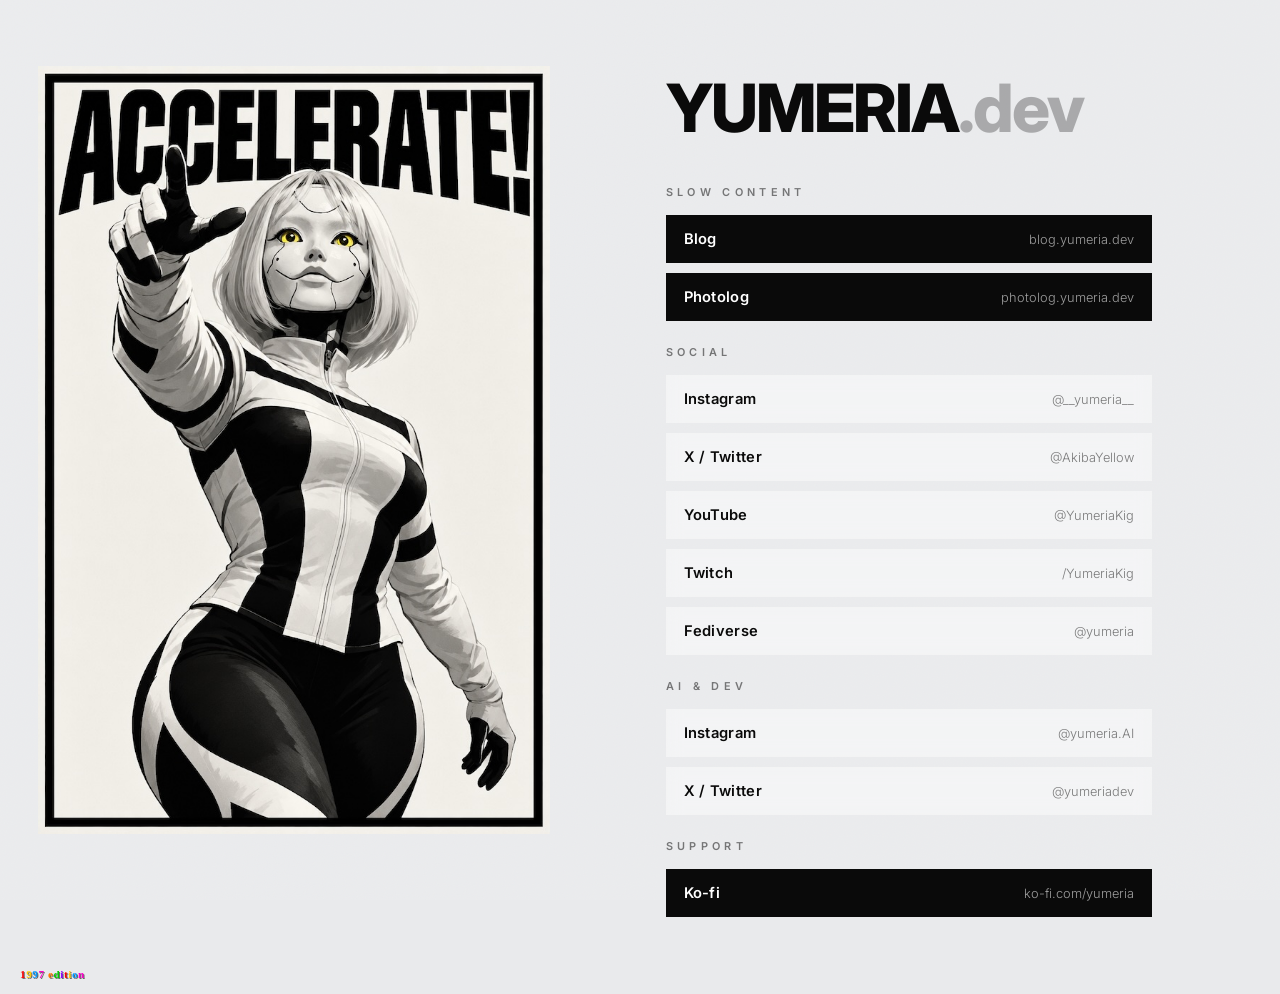
<file: index.html>
<!DOCTYPE html>
<html lang="en">
<head>
<meta charset="UTF-8">
<meta name="viewport" content="width=device-width, initial-scale=1.0">
<title>YUMERIA</title>
<meta name="description" content="Kigurumi, cosplay, AI experiments, and chaos.">
<link rel="icon" href="favicon.svg" type="image/svg+xml">
<link rel="icon" href="favicon-32.png" sizes="32x32" type="image/png">
<link rel="apple-touch-icon" href="apple-touch-icon.png">
<link rel="preconnect" href="https://fonts.googleapis.com">
<link rel="preconnect" href="https://fonts.gstatic.com" crossorigin>
<link href="https://fonts.googleapis.com/css2?family=Inter:wght@300;400;600;800&display=swap" rel="stylesheet">
<style>
  :root {
    --bg: #e9eaec;
    --fg: #0a0a0a;
    --muted: rgba(0, 0, 0, 0.5);
    --glass: rgba(255, 255, 255, 0.45);
    --glass-hover: rgba(255, 255, 255, 0.75);
  }

  * { margin: 0; padding: 0; box-sizing: border-box; }

  html { height: 100%; }

  body {
    position: relative;
    min-height: 100%;
    background: var(--bg);
    color: var(--fg);
    font-family: "Inter", system-ui, -apple-system, "Segoe UI", sans-serif;
    -webkit-font-smoothing: antialiased;
    text-rendering: optimizeLegibility;
  }

  /* very light frosted-glass texture over the gray background */
  .texture {
    position: fixed;
    inset: 0;
    z-index: 0;
    pointer-events: none;
    background-image:
      url("data:image/svg+xml,%3Csvg xmlns='http://www.w3.org/2000/svg' width='160' height='160'%3E%3Cfilter id='n'%3E%3CfeTurbulence type='fractalNoise' baseFrequency='0.9' numOctaves='2' stitchTiles='stitch'/%3E%3C/filter%3E%3Crect width='100%25' height='100%25' filter='url(%23n)'/%3E%3C/svg%3E"),
      linear-gradient(115deg, rgba(255,255,255,0.5) 0%, rgba(255,255,255,0) 40%, rgba(255,255,255,0.35) 100%);
    opacity: 0.35;
    mix-blend-mode: soft-light;
  }

  .page {
    position: relative;
    z-index: 1;
    display: grid;
    grid-template-columns: minmax(320px, 46vw) 1fr;
    min-height: 100dvh;
  }

  /* ---------- LEFT : IMAGE (fits completely, never overflows) ---------- */
  .visual {
    display: flex;
    align-items: center;
    justify-content: center;
    height: 100dvh;
    padding: clamp(16px, 3vw, 48px);
    overflow: hidden;
  }

  .visual img {
    display: block;
    max-width: 100%;
    max-height: 100%;
    width: auto;
    height: auto;
  }

  /* ---------- RIGHT : CONTENT ---------- */
  .content {
    display: flex;
    flex-direction: column;
    justify-content: center;
    gap: clamp(28px, 5vh, 56px);
    padding: clamp(32px, 6vw, 96px);
    padding-bottom: clamp(56px, 6vw, 96px);
    max-width: 640px;
  }

  .intro h1 {
    font-size: clamp(2.4rem, 5.2vw, 4.2rem);
    font-weight: 800;
    letter-spacing: -0.03em;
    line-height: 0.95;
  }

  .intro h1 span {
    color: rgba(0, 0, 0, 0.28);
  }

  /* ---------- SOCIAL LINKS ---------- */
  .links {
    display: flex;
    flex-direction: column;
    gap: 10px;
  }

  .links-title {
    font-size: 0.68rem;
    font-weight: 600;
    letter-spacing: 0.4em;
    text-transform: uppercase;
    color: var(--muted);
    margin-top: 14px;
    margin-bottom: 6px;
  }

  .links-title:first-child { margin-top: 0; }

  .link {
    display: flex;
    align-items: center;
    gap: 16px;
    padding: 15px 18px;
    background: var(--glass);
    -webkit-backdrop-filter: blur(8px);
    backdrop-filter: blur(8px);
    text-decoration: none;
    color: var(--fg);
    transition: background 0.25s ease, color 0.25s ease, transform 0.25s ease;
  }

  .link:hover {
    background: var(--glass-hover);
    transform: translateX(6px);
  }

  .link:focus-visible {
    outline: 2px solid var(--fg);
    outline-offset: 2px;
  }

  .link .name {
    font-size: 0.92rem;
    font-weight: 600;
    letter-spacing: 0.02em;
  }

  .link .handle {
    font-size: 0.8rem;
    font-weight: 300;
    color: var(--muted);
    margin-left: auto;
    white-space: nowrap;
  }

  .link-main {
    background: var(--fg);
    color: #ffffff;
  }

  .link-main .handle { color: rgba(255, 255, 255, 0.6); }

  .link-main:hover { background: #000000; transform: translateX(6px); }

  /* ---------- MOBILE ---------- */
  @media (max-width: 860px) {
    .page {
      grid-template-columns: 1fr;
      grid-template-rows: auto auto;
    }

    .visual {
      height: auto;
      padding: clamp(20px, 6vw, 48px) clamp(20px, 6vw, 48px) 0;
    }

    .visual img { max-height: 56dvh; }

    .content {
      max-width: none;
      justify-content: flex-start;
      padding: clamp(28px, 7vw, 48px);
      padding-bottom: 72px;
    }

    .link:hover { transform: none; }
    .link-main:hover { transform: none; }
  }

  /* ---------- FOOTER TAG (bottom of the content, not the viewport) ---------- */
  .retro-tag {
    position: absolute;
    left: 20px;
    bottom: 14px;
    z-index: 2;
    font-family: "Comic Sans MS", "Comic Sans", cursive;
    font-size: 0.7rem;
    font-weight: 700;
    letter-spacing: 0.05em;
    text-decoration: none;
    text-shadow: 1px 1px 0 rgba(0, 0, 0, 0.55);
    transition: transform 0.2s ease;
  }

  .retro-tag:hover {
    transform: scale(1.15);
  }

  .retro-tag:focus-visible {
    outline: 2px solid #0000ee;
    outline-offset: 2px;
  }

  .retro-tag span { text-shadow: inherit; }

  .r1 { color: #ff0000; }
  .r2 { color: #ff7700; }
  .r3 { color: #ffcc00; }
  .r4 { color: #00cc00; }
  .r5 { color: #0099ff; }
  .r6 { color: #8800ff; }
  .r7 { color: #ff00cc; }

  @media (prefers-reduced-motion: reduce) {
    .link { transition: none; }
  }
</style>
</head>
<body>

<div class="texture" aria-hidden="true"></div>

<main class="page">

  <section class="visual">
    <img src="img/yume_accel.jpg" alt="Yumeria">
  </section>

  <section class="content">

    <header class="intro">
      <h1>YUMERIA<span>.dev</span></h1>
    </header>

    <nav class="links" aria-label="Links">
      <span class="links-title">Slow Content</span>

      <a class="link link-main" href="https://blog.yumeria.dev" target="_blank" rel="noopener noreferrer">
        <span class="name">Blog</span>
        <span class="handle">blog.yumeria.dev</span>
      </a>

      <a class="link link-main" href="https://photolog.yumeria.dev" target="_blank" rel="noopener noreferrer">
        <span class="name">Photolog</span>
        <span class="handle">photolog.yumeria.dev</span>
      </a>

      <span class="links-title">Social</span>

      <a class="link" href="https://www.instagram.com/__yumeria__" target="_blank" rel="noopener noreferrer">
        <span class="name">Instagram</span>
        <span class="handle">@__yumeria__</span>
      </a>

      <a class="link" href="https://x.com/AkibaYellow" target="_blank" rel="noopener noreferrer">
        <span class="name">X / Twitter</span>
        <span class="handle">@AkibaYellow</span>
      </a>

      <a class="link" href="https://www.youtube.com/@YumeriaKig" target="_blank" rel="noopener noreferrer">
        <span class="name">YouTube</span>
        <span class="handle">@YumeriaKig</span>
      </a>

      <a class="link" href="https://www.twitch.tv/yumeriakig" target="_blank" rel="noopener noreferrer">
        <span class="name">Twitch</span>
        <span class="handle">/YumeriaKig</span>
      </a>

      <a class="link" href="https://pari.cafe/@yumeria" target="_blank" rel="noopener noreferrer">
        <span class="name">Fediverse</span>
        <span class="handle">@yumeria</span>
      </a>

      <span class="links-title">AI &amp; Dev</span>

      <a class="link" href="https://www.instagram.com/yumeria.AI" target="_blank" rel="noopener noreferrer">
        <span class="name">Instagram</span>
        <span class="handle">@yumeria.AI</span>
      </a>

      <a class="link" href="https://x.com/yumeriadev" target="_blank" rel="noopener noreferrer">
        <span class="name">X / Twitter</span>
        <span class="handle">@yumeriadev</span>
      </a>

      <span class="links-title">Support</span>

      <a class="link link-main" href="https://ko-fi.com/yumeria" target="_blank" rel="noopener noreferrer">
        <span class="name">Ko-fi</span>
        <span class="handle">ko-fi.com/yumeria</span>
      </a>

    </nav>

  </section>

</main>

<a class="retro-tag" href="https://yumeria.dev/1997" target="_blank" rel="noopener noreferrer"><span class="r1">1</span><span class="r3">9</span><span class="r5">9</span><span class="r7">7</span> <span class="r2">e</span><span class="r4">d</span><span class="r6">i</span><span class="r1">t</span><span class="r3">i</span><span class="r5">o</span><span class="r7">n</span></a>

</body>
</html>
</file>
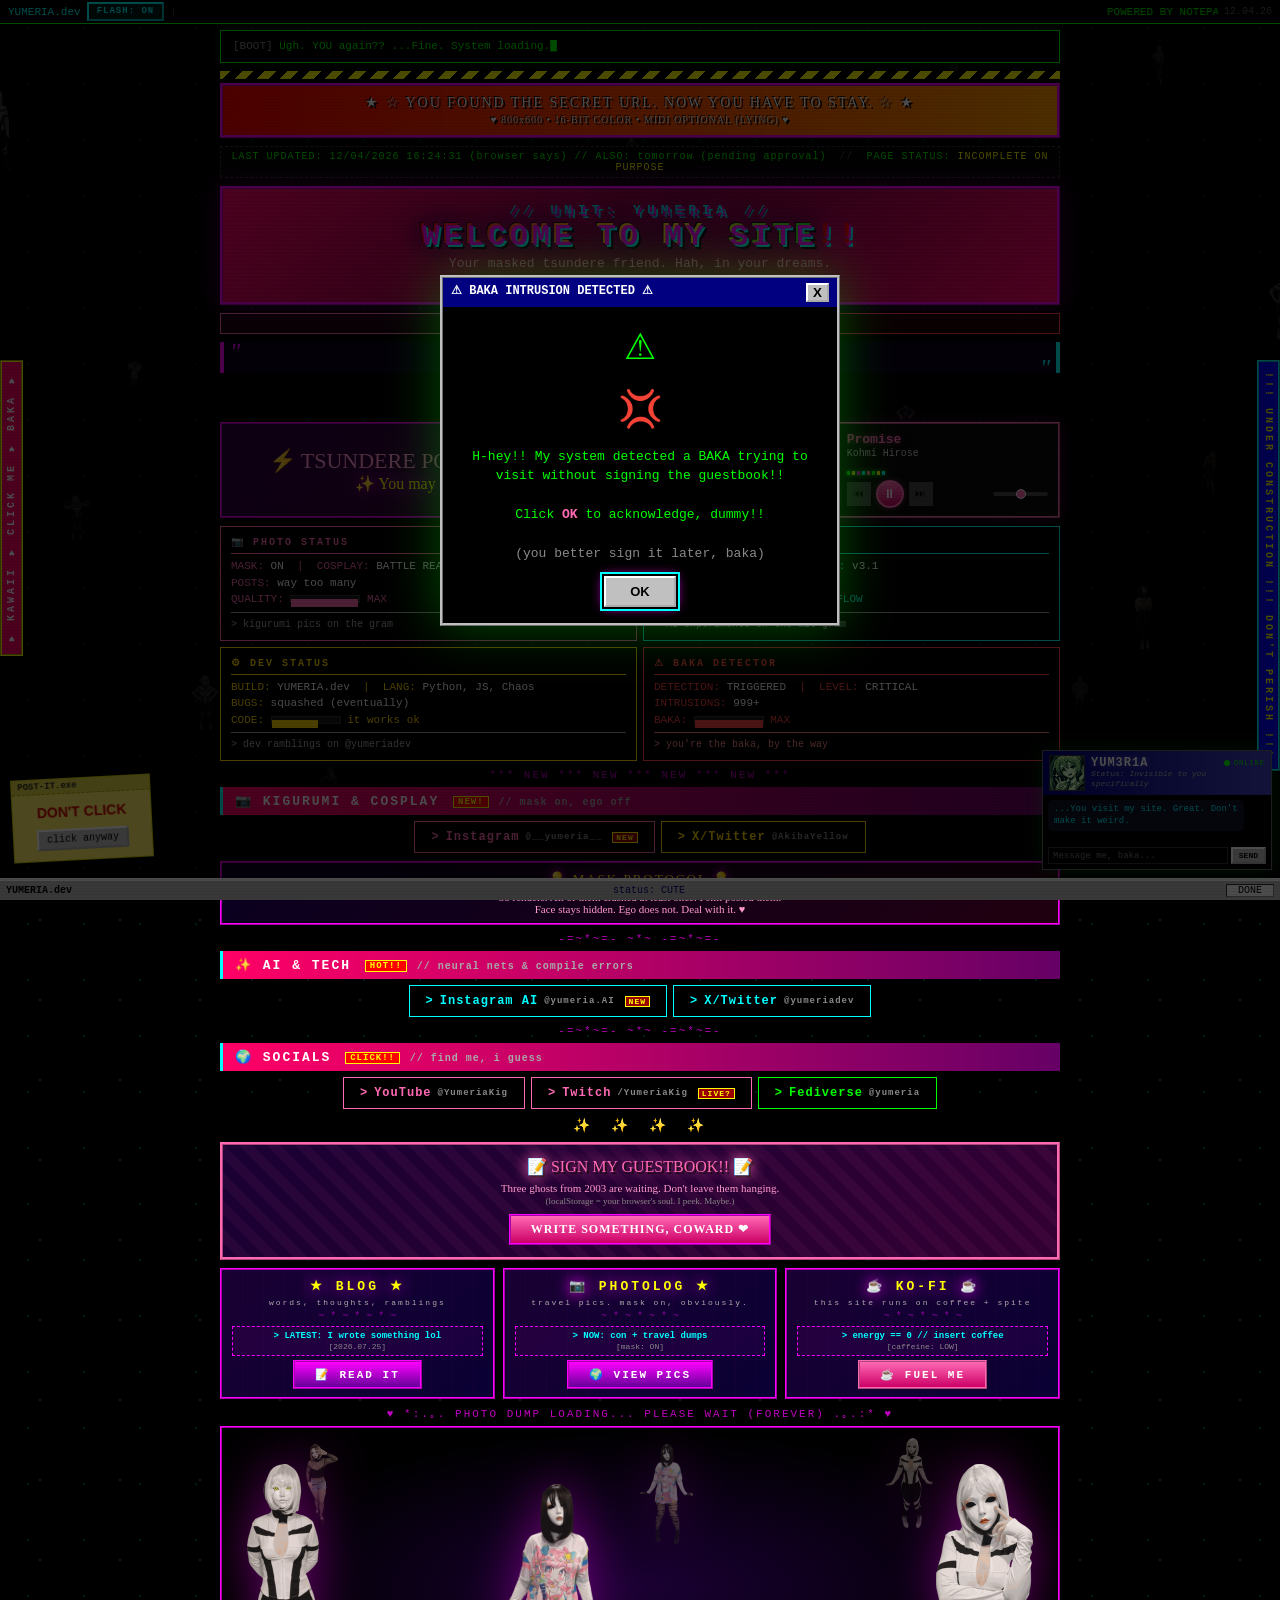
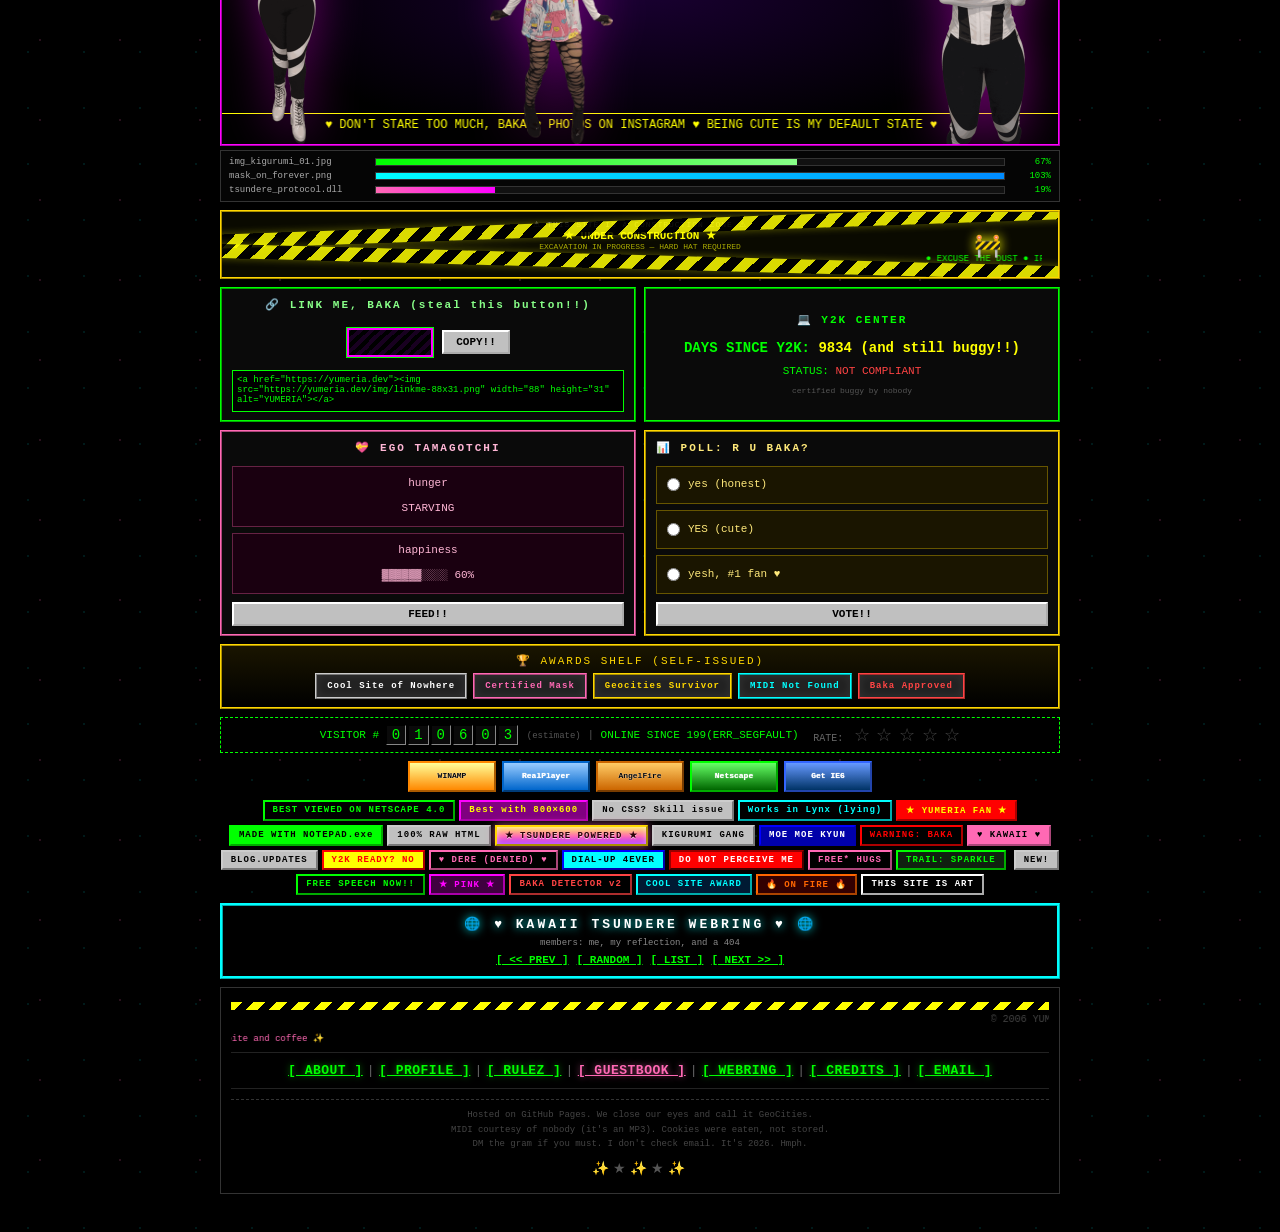
<file: 1997/index.html>
<!DOCTYPE html>
<html lang="en">
<head>
<meta charset="UTF-8">
<meta name="viewport" content="width=device-width, initial-scale=1.0">
<title>~*~YUMERIA'S SITE~*~</title>
<meta name="description" content="Your masked tsundere friend. Kigurumi, cosplay, AI experiments, and chaos.">
<link rel="stylesheet" href="assets/css/style.css">
<link rel="icon" href="img/favicon.png" type="image/png">
<meta property="og:title" content="~*~YUMERIA'S SITE~*~">
<meta property="og:description" content="Your masked tsundere friend. Kigurumi, cosplay, AI experiments, and chaos.">
<meta property="og:image" content="https://yumeria.dev/img/og-image.jpg">
<meta property="og:url" content="https://yumeria.dev">
<meta property="og:type" content="website">
<meta property="og:site_name" content="YUMERIA">
<meta name="twitter:card" content="summary_large_image">
<meta name="twitter:site" content="@AkibaYellow">
<meta name="twitter:title" content="~*~YUMERIA'S SITE~*~">
<meta name="twitter:description" content="Your masked tsundere friend. Kigurumi, cosplay, AI experiments, and chaos.">
<meta name="twitter:image" content="https://yumeria.dev/img/og-image.jpg">
<meta name="generator" content="Notepad.exe (with a very obedient robot, DON'T ASK)">
<meta name="y2k-compliance" content="definitely maybe">
<meta name="rating" content="TSUNDERE - baka discretion advised">
<style>
  /* === YUMERIA Y2K extras (inline so Notepad.exe stays pure) === */
  .poll-box, .linkme-box, .y2k-box { border: 2px ridge #ff00ff; background: #0a0a0a; padding: 8px 10px; font-size: 11px; line-height: 1.6; }
  .poll-box { border-color: #ffd700; color: #ffe97a; }
  .linkme-box { border-color: #0f0; color: #8f8; }
  .y2k-box { border-color: #0f0; color: #0f0; text-align: center; }
  .mini-title { font-weight: bold; letter-spacing: 2px; font-size: 11px; display: block; margin-bottom: 4px; }
  .poll-box button, .linkme-box button { background: #c0c0c0; border: 2px outset #fff; font-family: inherit; font-size: 11px; font-weight: bold; padding: 4px 12px; cursor: pointer; }
  .linkme-code { width: 100%; font-family: inherit; font-size: 9px; background: #000; color: #0f0; border: 1px solid #0f0; padding: 4px; margin-top: 4px; flex: 1; min-height: 42px; resize: none; }
  .side-banner { position: fixed; top: 40%; z-index: 9990; writing-mode: vertical-rl; font-size: 10px; letter-spacing: 3px; padding: 10px 4px; font-weight: bold; }
  .side-left { left: 0; background: #ff0066; color: #fff; border: 2px ridge #ff0; transform: rotate(180deg); }
  .side-right { right: 0; background: #00f; color: #ff0; border: 2px ridge #0ff; }
  @media (max-width: 1100px) { .side-banner { display: none; } }
  .rainbow-hr { border: 0; height: 4px; background: linear-gradient(90deg,red,orange,yellow,green,blue,indigo,violet); margin: 8px 0; }
  .triple-row { display: grid; grid-template-columns: 1fr 1fr 1fr; gap: 8px; margin-bottom: 8px; }
  @media (max-width: 700px) { .triple-row { grid-template-columns: 1fr; } }
  .triple-row .blog-block { margin-bottom: 0; }
  .linkme-badge { image-rendering: pixelated; border: 1px solid #0f0; display: inline-block; margin: 4px 0; background: #000; }
  .linkme-toprow { display: flex; gap: 8px; align-items: center; justify-content: center; margin: 4px 0; }
  .linkme-toprow button { margin-top: 0; }
  .dual-row > * {
    display: flex;
    flex-direction: column;
    min-height: 100%;
  }
  .poll-box .poll-opts,
  .ego-stats {
    display: flex;
    flex-direction: column;
    gap: 6px;
    flex: 1;
    margin: 4px 0 8px;
  }
  .poll-box .poll-opts label,
  .ego-stats > div {
    flex: 1;
    display: flex;
    align-items: center;
    justify-content: space-between;
    gap: 8px;
    border: 1px solid #665500;
    background: #1a1500;
    padding: 8px 10px;
    width: 100%;
    box-sizing: border-box;
    min-height: 0;
  }
  .poll-box .poll-opts label {
    cursor: pointer;
    justify-content: flex-start;
  }
  .ego-stats > div {
    border-color: #662244;
    background: #1a0010;
    flex-direction: column;
    justify-content: center;
    text-align: center;
  }
  .poll-box .poll-opts label:hover,
  .poll-box .poll-opts label:has(input:checked) {
    border-color: #ffd700;
    background: #332800;
  }
  .dual-row .wide-btn { width: 100%; margin-top: auto; }
  .y2k-box { gap: 4px; justify-content: center; }
  .y2k-days { font-size: 14px; font-weight: bold; }
  @media (max-width: 600px) {
    .poll-box .poll-opts label,
    .ego-stats > div { flex: 0 0 auto; }
  }
  html.reduce-motion .triple-row,
  html.reduce-motion .guestbook-cta .gb-btn { animation: none !important; }

  /* === CRINGE MODE: MAXIMUM GEOCITIES === */
  .geocities-banner {
    background: linear-gradient(90deg, #ff0000, #ff7700, #ffff00, #00ff00, #0000ff, #8b00ff);
    background-size: 400% 100%;
    animation: rainbowSlide 3s linear infinite;
    padding: 8px 12px;
    text-align: center;
    border: 3px ridge #ff00ff;
    margin-bottom: 8px;
    font-family: 'Comic Sans MS', cursive;
    font-size: 14px;
    color: #fff;
    text-shadow: 2px 2px 0 #000, -1px -1px 0 #000;
    letter-spacing: 2px;
    position: relative;
    overflow: hidden;
  }
  .geocities-banner::before {
    content: '';
    position: absolute;
    top: 0; left: -100%;
    width: 50%; height: 100%;
    background: linear-gradient(90deg, transparent, rgba(255,255,255,0.3), transparent);
    animation: shimmer 2s ease-in-out infinite;
  }
  @keyframes rainbowSlide {
    0% { background-position: 0% 50%; }
    100% { background-position: 400% 50%; }
  }
  @keyframes shimmer {
    0% { left: -50%; }
    100% { left: 150%; }
  }
  .geocities-banner .star { display: inline-block; animation: twinkle 0.8s ease-in-out infinite alternate; }
  .geocities-banner .star:nth-child(2) { animation-delay: 0.2s; }
  .geocities-banner .star:nth-child(4) { animation-delay: 0.4s; }
  @keyframes twinkle { 0% { opacity: 0.4; transform: scale(0.8); } 100% { opacity: 1; transform: scale(1.2); } }

  .rainbow-text {
    background: linear-gradient(90deg, #f00, #f90, #ff0, #0f0, #0ff, #00f, #f0f);
    background-size: 200% auto;
    -webkit-background-clip: text;
    -webkit-text-fill-color: transparent;
    background-clip: text;
    animation: rainbowShift 2s linear infinite;
    font-weight: bold;
    filter: drop-shadow(2px 2px 0 #000) drop-shadow(-1px -1px 0 #000);
  }
  @keyframes rainbowShift {
    0% { background-position: 0% center; }
    100% { background-position: 200% center; }
  }

  .guestbook-cta {
    background: linear-gradient(135deg, #1a0033, #330033);
    border: 3px ridge #ff69b4;
    padding: 12px;
    text-align: center;
    margin: 8px 0;
    font-family: 'Comic Sans MS', cursive;
    position: relative;
    overflow: hidden;
  }
  .guestbook-cta::before {
    content: '';
    position: absolute;
    inset: 0;
    background: repeating-linear-gradient(
      45deg,
      transparent,
      transparent 10px,
      rgba(255,105,180,0.05) 10px,
      rgba(255,105,180,0.05) 20px
    );
    pointer-events: none;
  }
  .guestbook-cta .gb-title {
    font-size: 16px;
    color: #ff69b4;
    text-shadow: 0 0 15px #ff69b4, 2px 2px 0 #000;
    margin-bottom: 6px;
    position: relative;
    z-index: 1;
  }
  .guestbook-cta .gb-sub {
    font-size: 11px;
    color: #ff99cc;
    position: relative;
    z-index: 1;
  }
  .guestbook-cta .gb-btn {
    display: inline-block;
    margin-top: 8px;
    padding: 6px 20px;
    background: linear-gradient(180deg, #ff69b4, #cc0066);
    border: 2px ridge #ff00ff;
    color: #fff;
    font-family: 'Comic Sans MS', cursive;
    font-size: 12px;
    font-weight: bold;
    cursor: pointer;
    text-decoration: none;
    letter-spacing: 1px;
    animation: glowPulse 1.5s ease-in-out infinite;
    position: relative;
    z-index: 1;
  }
  .guestbook-cta .gb-btn:hover {
    background: #fff;
    color: #ff69b4;
  }

  .webring-prominent {
    background: #000;
    border: 3px ridge #0ff;
    padding: 10px;
    text-align: center;
    margin: 8px 0;
    color: #0ff;
    font-size: 11px;
  }
  .webring-prominent .wr-title {
    font-size: 13px;
    font-weight: bold;
    color: #fff;
    text-shadow: 0 0 10px #0ff;
    letter-spacing: 3px;
    margin-bottom: 6px;
  }
  .webring-prominent .wr-nav {
    display: flex;
    gap: 8px;
    justify-content: center;
    flex-wrap: wrap;
  }
  .webring-prominent .wr-nav a {
    color: #0f0;
    text-decoration: underline;
    font-size: 11px;
    font-weight: bold;
  }
  .webring-prominent .wr-nav a:hover {
    color: #ff0;
    text-shadow: 0 0 8px #ff0;
  }

  .cringe-quote {
    background: #0a001a;
    border-left: 4px solid #f0f;
    border-right: 4px solid #0ff;
    padding: 8px 14px;
    margin: 8px 0;
    font-family: 'Comic Sans MS', cursive;
    font-size: 12px;
    color: #ff99cc;
    text-align: center;
    font-style: italic;
    position: relative;
  }
  .cringe-quote::before { content: '"'; font-size: 24px; color: #f0f; position: absolute; top: -4px; left: 6px; }
  .cringe-quote::after { content: '"'; font-size: 24px; color: #0ff; position: absolute; bottom: -8px; right: 6px; }

  .new-extra { font-size: 9px; color: #ff0; background: #f00; border: 1px solid #ff0; padding: 0 4px; animation: blink 0.7s step-end infinite; vertical-align: middle; margin-left: 4px; }

  .tsundere-fact-box {
    background: linear-gradient(135deg, #0a0020, #200010);
    border: 2px ridge #f0f;
    padding: 8px 12px;
    margin: 8px 0;
    font-size: 11px;
    color: #ff99cc;
    text-align: center;
    font-family: 'Comic Sans MS', cursive;
  }
  .tsundere-fact-box .tf-title {
    font-size: 13px;
    color: #ff0;
    text-shadow: 0 0 10px #f0f;
    margin-bottom: 4px;
    letter-spacing: 2px;
  }

  .sparkle-divider {
    text-align: center;
    font-size: 14px;
    letter-spacing: 4px;
    margin: 6px 0;
    user-select: none;
  }
  .sparkle-divider span {
    display: inline-block;
    animation: sparkleFloat 1.5s ease-in-out infinite;
  }
  .sparkle-divider span:nth-child(2) { animation-delay: 0.15s; }
  .sparkle-divider span:nth-child(3) { animation-delay: 0.3s; }
  .sparkle-divider span:nth-child(4) { animation-delay: 0.45s; }
  .sparkle-divider span:nth-child(5) { animation-delay: 0.6s; }
  .sparkle-divider span:nth-child(6) { animation-delay: 0.75s; }
  .sparkle-divider span:nth-child(7) { animation-delay: 0.9s; }
  @keyframes sparkleFloat {
    0%, 100% { transform: translateY(0) scale(1); opacity: 0.6; }
    50% { transform: translateY(-4px) scale(1.3); opacity: 1; }
  }

  .construction-bar {
    height: 8px;
    background: repeating-linear-gradient(
      -45deg,
      #ff0,
      #ff0 8px,
      #000 8px,
      #000 16px
    );
    margin: 4px 0;
    animation: cautionScroll 1s linear infinite;
  }
  @keyframes cautionScroll {
    0% { background-position: 0 0; }
    100% { background-position: 22.6px 0; }
  }

  .footer-extras {
    margin-top: 8px;
    padding-top: 8px;
    border-top: 1px dashed #333;
    font-size: 9px;
    color: #444;
    text-align: center;
    line-height: 1.6;
  }

  html.reduce-motion .crt-overlay { opacity: 0.12; }
</style>
</head>
<body>
<a class="skip-link" href="#main">skip the sparkles, coward</a>
<div class="crt-overlay" aria-hidden="true"></div>
<div class="side-banner side-left" aria-hidden="true"><span class="blink">&#x2665; KAWAII &#x2665; CLICK ME &#x2665; BAKA &#x2665;</span></div>
<div class="side-banner side-right" aria-hidden="true"><span class="blink">!!! UNDER CONSTRUCTION !!! DON'T PERISH !!!</span></div>
<div class="sys-bar">
  <span class="brand">YUMERIA.dev</span>
  <button type="button" class="sys-motion" id="motionToggle" aria-pressed="false" aria-label="Disable flashing animations" title="Toggle flashing animations">FLASH: ON</button>
  <span class="sep">|</span>
  <marquee scrollamount="3">
    POWERED BY NOTEPAD.EXE | <span style="color:#f44;">&#x2605; NEW! BLOG!</span> | <span style="color:#ff0;">MOOD: TSUNDERE (dere denied)</span> | <span style="color:#888;">CPU: 42%</span> | <span style="color:#0f0;">MASK: ON (forever)</span> | <span style="color:#f44;">BAKA: <span class="blink">!!</span> (it's you)</span> | <span style="color:#555;">v3.1</span> | <span style="color:#ff69b4;">MEMORY: LEAKING</span> | <span style="color:#f80;">FACE: HIDDEN</span> | <span style="color:#0ff;">TOKEN: OVERFLOW</span> | <span style="color:#ff69b4;">OUTFIT: COORDINATED</span> | <span style="color:#ff0;">COOKIES: EATEN</span> | <span style="color:#fa0;">GPU: MELTING</span> | <span style="color:#0ff;">STYLE: Y2K</span> | <span style="color:#f44;">PING: 999ms</span> | <span style="color:#f4f;">PROTOCOL: MOE</span> | <span style="color:#6cf;">UPTIME: NEVER</span> | <span style="color:#f66;">AGENT: HALLUCINATING</span> | <span style="color:#ff0;">DIAL-UP: SCREAMING</span> | <span style="color:#ff69b4;">HUMIDITY: MOE</span> | <span style="color:#0f0;">GUESTBOOK: EMPTY (fix it)</span>
  </marquee>
  <span class="sys-date" id="sysDate">--.--.--</span>
  <script>
    var _d = new Date();
    var _el = document.getElementById('sysDate');
    if (_el) {
      _el.textContent =
        ('0' + (_d.getMonth() + 1)).slice(-2) + '.' +
        ('0' + _d.getDate()).slice(-2) + '.' +
        String(_d.getFullYear()).slice(2);
    }
  </script>
</div>

<div class="deco-layer" aria-hidden="true">
  <img data-random class="d1" alt="">
  <img data-random class="d2" alt="">
  <img data-random class="d3" alt="">
  <img data-random class="d4" alt="">
  <img data-random class="d5" alt="">
  <img data-random class="d6" alt="">
  <img data-random class="d7" alt="">
  <img data-random class="d8" alt="">
  <img data-random class="d9" alt="">
  <img data-random class="d10" alt="">
  <img data-random class="d11" alt="">
  <img data-random class="d12" alt="">
  <img data-random class="d13" alt="">
  <img data-random class="d14" alt="">
  <img data-random class="d15" alt="">
  <img data-random class="d16" alt="">
  <img data-random class="d17" alt="">
  <img data-random class="d18" alt="">
  <img data-random class="d19" alt="">
  <img data-random class="d20" alt="">
</div>

<main class="wrapper" id="main">

<div class="boot">
  <span style="color:#888;">[BOOT]</span> LOADING... MOE DRIVERS <span style="color:#0f0;">OK</span> | TSUNDERE MODULE <span style="color:#ff0;">ACTIVE</span> | BAKA DETECTOR <span style="color:#f44;">TRIGGERED (you)</span> | SYSTEM <span style="color:#0f0;">READY</span> <span class="blink">&#x2588;</span>
</div>

<div class="construction-bar" aria-hidden="true"></div>

<div class="geocities-banner">
  <span class="star">&#x2605;</span>
  <span class="star">&#x2606;</span>
  YOU FOUND THE SECRET URL. NOW YOU HAVE TO STAY.
  <span class="star">&#x2606;</span>
  <span class="star">&#x2605;</span>
  <br>
  <span style="font-size:10px; letter-spacing:1px;">
    &#x2665; 800x600 • 16-BIT COLOR • MIDI OPTIONAL (LYING) &#x2665;
  </span>
</div>

<div class="last-updated" id="lastUpdated">
  LAST UPDATED: <span id="lastUpdatedVal">LOADING...</span>
  <span class="lu-sep">//</span>
  PAGE STATUS: <span class="blink" style="color:#ff0;">INCOMPLETE ON PURPOSE</span>
</div>

<div class="header">
  <h1>
    <span class="unit">// UNIT: YUMERIA //</span>
    <span class="rainbow-text">WELCOME TO MY SITE</span><blink style="color:#f00;">!!</blink>
  </h1>
  <div class="sub">Your masked tsundere friend. Hah, in your dreams.</div>
  <div style="margin-top:6px; font-size:10px; color:#ff69b4; font-family:'Comic Sans MS',cursive; position:relative; z-index:1;">
    <span class="blink" style="color:#ff0;">&#x2728; HARD HAT + COMPLIMENTS REQUIRED &#x2728;</span>
  </div>
</div>

<div class="dual-ticker" aria-hidden="true">
  <marquee class="tick-sweet" scrollamount="4" direction="left">&#x2665; welcome friend &#x2665; please stay &#x2665; you are valid &#x2665; free hugs (lying) &#x2665; kawaii overload &#x2665; (don't tell the other ticker) &#x2665;</marquee>
  <marquee class="tick-mean" scrollamount="5" direction="right">&#x1F6AB; get out &#x1F6AB; who let you in &#x1F6AB; leave &#x1F6AB; baka detected &#x1F6AB; not for you &#x1F6AB; okay maybe stay a little &#x1F6AB;</marquee>
</div>

<div class="cringe-quote">
  If the page looks unfinished, that's because it IS. Forever. I like it that way. Hmph.
</div>

<div class="sparkle-divider" aria-hidden="true">
  <span>&#x2728;</span><span>&#x2605;</span><span>&#x2728;</span><span>&#x2605;</span><span>&#x2728;</span><span>&#x2605;</span><span>&#x2728;</span>
</div>

<div class="ascii-div">-=~*~=-  ~*~  -=~*~=-  ~*~  -=~*~=-</div>

<div class="tsun-player-row">
  <div class="tsun-box flex-2">
    <span class="mood">&#x26A1; TSUNDERE POWER LEVEL: CRITICAL &#x26A1;</span>
    <span class="msg">&#x2728; You may look. You may NOT stare. &#x2728;</span>
  </div>
  <div class="player-panel flex-1" id="musicCtrl">
    <img class="player-cover" src="img/player.jpg" alt="album cover for Promise by Kohmi Hirose">
    <div class="player-info">
      <div class="player-song" id="musicTxt">LOADING MUSIC...</div>
      <div class="player-artist" id="playerArtist">Artist Unknown</div>
      <div class="midi-eq" aria-hidden="true"><span></span><span></span><span></span><span></span><span></span><span></span><span></span><span></span></div>
      <div class="player-controls">
        <button type="button" class="player-btn" id="prevBtn" disabled aria-label="Previous track">&#x23EE;</button>
        <button type="button" class="player-btn play-btn" id="playBtn" aria-label="Play or pause">&#x25B6;</button>
        <button type="button" class="player-btn" id="nextBtn" disabled aria-label="Next track">&#x23ED;</button>
        <div class="player-vol-wrap">
          <input type="range" id="volSlider" min="0" max="1" step="0.05" value="0.5" aria-label="Volume">
        </div>
      </div>
    </div>
  </div>
</div>

<div class="sys-grid">
  <div class="panel pink">
    <span class="label">&#x1F4F7; PHOTO STATUS</span>
    <div>MASK: <span class="v">ON</span> &nbsp;|&nbsp; COSPLAY: <span class="v">BATTLE READY</span></div>
    <div>POSTS: <span class="v">way too many</span></div>
    <div>QUALITY: <span class="bar-bg"><span class="bar" style="width:98%; background:#ff69b4;"></span></span> <span style="color:#ff69b4;">MAX</span></div>
    <div class="foot">&gt; kigurumi pics on the gram</div>
  </div>
  <div class="panel cyan">
    <span class="label">&#x2728; AI CORE</span>
    <div>NEURAL NET: <span class="v">ONLINE</span> &nbsp;|&nbsp; MODEL: <span class="v">v3.1</span></div>
    <div>TOKENS: <span class="v">too many lol</span></div>
    <div>CREATIVITY: <span class="bar-bg"><span class="bar" style="width:100%; background:#0ff;"></span></span> <span style="color:#0ff;">OVERFLOW</span></div>
    <div class="foot">&gt; AI experiments on the alt gram</div>
  </div>
  <div class="panel gold">
    <span class="label">&#x2699; DEV STATUS</span>
    <div>BUILD: <span class="v">YUMERIA.dev</span> &nbsp;|&nbsp; LANG: <span class="v">Python, JS, Chaos</span></div>
    <div>BUGS: <span class="v">squashed (eventually)</span></div>
    <div>CODE: <span class="bar-bg"><span class="bar" style="width:68%; background:#ffd700;"></span></span> <span style="color:#ffd700;">it works ok</span></div>
    <div class="foot">&gt; dev ramblings on @yumeriadev</div>
  </div>
  <div class="panel red">
    <span class="label">&#x26A0; BAKA DETECTOR</span>
    <div>DETECTION: <span class="v">TRIGGERED</span> &nbsp;|&nbsp; LEVEL: <span class="v">CRITICAL</span></div>
    <div>INTRUSIONS: <span class="v">999+</span></div>
    <div>BAKA: <span class="bar-bg"><span class="bar" style="width:100%; background:#f44;"></span></span> <span style="color:#f44;">MAX</span></div>
    <div class="foot">&gt; you&#39;re the baka, by the way</div>
  </div>
</div>

<div class="ascii-div">*** NEW *** NEW *** NEW *** NEW ***</div>

<div class="sect">
  <h2>&#x1F4F7; KIGURUMI &amp; COSPLAY <span class="new-sticker blink">NEW!</span> <span class="sub">// mask on, ego off</span></h2>
  <div class="s-grid">
    <a href="https://www.instagram.com/__yumeria__" target="_blank" rel="noopener noreferrer" class="pink pulse">Instagram <span class="handle">@__yumeria__</span> <span class="new-mini">NEW</span></a>
    <a href="https://x.com/AkibaYellow" target="_blank" rel="noopener noreferrer" class="gold pulse">X/Twitter <span class="handle">@AkibaYellow</span></a>
  </div>
</div>

<div class="tsundere-fact-box">
  <div class="tf-title">&#x1F4A1; MASK PROTOCOL &#x1F4A1;</div>
  <div>
    38 renders. All of them crashed at least once. I still posted them.<br>
    Face stays hidden. Ego does not. Deal with it. &#x2665;
  </div>
</div>

<div class="ascii-div">-=~*~=-  ~*~  -=~*~=-</div>

<div class="sect">
  <h2>&#x2728; AI &amp; TECH <span class="new-sticker blink">HOT!!</span> <span class="sub">// neural nets &amp; compile errors</span></h2>
  <div class="s-grid">
    <a href="https://www.instagram.com/yumeria.AI" target="_blank" rel="noopener noreferrer" class="cyan pulse">Instagram AI <span class="handle">@yumeria.AI</span> <span class="new-mini">NEW</span></a>
    <a href="https://x.com/yumeriadev" target="_blank" rel="noopener noreferrer" class="cyan pulse">X/Twitter <span class="handle">@yumeriadev</span></a>
  </div>
</div>

<div class="ascii-div">-=~*~=-  ~*~  -=~*~=-</div>

<div class="sect">
  <h2>&#x1F30D; SOCIALS <span class="new-sticker blink">CLICK!!</span> <span class="sub">// find me, i guess</span></h2>
  <div class="s-grid">
    <a href="https://www.youtube.com/@YumeriaKig" target="_blank" rel="noopener noreferrer" class="pink pulse">YouTube <span class="handle">@YumeriaKig</span></a>
    <a href="https://www.twitch.tv/yumeriakig" target="_blank" rel="noopener noreferrer" class="pink pulse">Twitch <span class="handle">/YumeriaKig</span> <span class="new-mini">LIVE?</span></a>
    <a href="https://pari.cafe/@yumeria" target="_blank" rel="noopener noreferrer" class="pulse">Fediverse <span class="handle">@yumeria</span></a>
  </div>
</div>

<div class="sparkle-divider" aria-hidden="true">
  <span>&#x2728;</span><span>&#x2605;</span><span>&#x2728;</span><span>&#x2605;</span><span>&#x2728;</span><span>&#x2605;</span><span>&#x2728;</span>
</div>

<div class="guestbook-cta">
  <div class="gb-title">&#x1F4DD; SIGN MY GUESTBOOK!! &#x1F4DD;</div>
  <div class="gb-sub">
    Three ghosts from 2003 are waiting. Don't leave them hanging.<br>
    <span style="font-size:9px; color:#888;">(localStorage = your browser's soul. I peek. Maybe.)</span>
  </div>
  <button type="button" class="gb-btn" onclick="showPopup('guestbook')">WRITE SOMETHING, COWARD &#x2764;</button>
</div>

<div class="triple-row">
  <div class="blog-block">
    <div class="blog-header">&#x2605; BLOG &#x2605;</div>
    <div class="blog-sub">words, thoughts, ramblings</div>
    <div class="blog-divider">~ * ~ * ~ * ~</div>
    <div class="blog-post">
      <span class="blog-post-title">&gt; LATEST: I wrote something lol</span>
      <span class="blog-post-date">[2026.07.25]</span>
    </div>
    <a href="https://blog.yumeria.dev" target="_blank" rel="noopener noreferrer" class="blog-link">&#x1F4DD; READ IT</a>
  </div>
  <div class="blog-block">
    <div class="blog-header">&#x1F4F7; PHOTOLOG &#x2605;</div>
    <div class="blog-sub">travel pics. mask on, obviously.</div>
    <div class="blog-divider">~ * ~ * ~ * ~</div>
    <div class="blog-post">
      <span class="blog-post-title">&gt; NOW: con + travel dumps</span>
      <span class="blog-post-date">[mask: ON]</span>
    </div>
    <a href="https://photolog.yumeria.dev" target="_blank" rel="noopener noreferrer" class="blog-link">&#x1F30D; VIEW PICS</a>
  </div>
  <div class="blog-block">
    <div class="blog-header">&#x2615; KO-FI &#x2615;</div>
    <div class="blog-sub">this site runs on coffee + spite</div>
    <div class="blog-divider">~ * ~ * ~ * ~</div>
    <div class="blog-post">
      <span class="blog-post-title">&gt; energy == 0 // insert coffee</span>
      <span class="blog-post-date">[caffeine: LOW]</span>
    </div>
    <a href="https://ko-fi.com/yumeria" target="_blank" rel="noopener noreferrer" class="blog-link kofi">&#x2615; FUEL ME</a>
  </div>
</div>

<div class="ascii-div">&#x2665;&#xFE0E; *:.｡. PHOTO DUMP LOADING... PLEASE WAIT (FOREVER) .｡.:* &#x2665;&#xFE0E;</div>

<div class="hero-area">
  <img data-random class="hero-img" alt="">
  <img data-random class="hero-img" alt="">
  <img data-random class="hero-img" alt="">
  <img data-random class="hero-img" alt="">
  <img data-random class="hero-img" alt="">
  <img data-random class="hero-img" alt="">
  <div class="center-text">
    <marquee behavior="alternate" scrollamount="4">
      &#x2665; DON'T STARE TOO MUCH, BAKA &#x2665; PHOTOS ON INSTAGRAM &#x2665; BEING CUTE IS MY DEFAULT STATE &#x2665;
    </marquee>
  </div>
</div>
<div class="fake-load-row" aria-hidden="true">
  <div class="fake-load">
    <span class="fl-label">img_kigurumi_01.jpg</span>
    <span class="fl-track"><span class="fl-bar" style="width:67%"></span></span>
    <span class="fl-pct" id="flPct1">67%</span>
  </div>
  <div class="fake-load">
    <span class="fl-label">mask_on_forever.png</span>
    <span class="fl-track"><span class="fl-bar fl-bar-cyan" style="width:103%"></span></span>
    <span class="fl-pct">103%</span>
  </div>
  <div class="fake-load">
    <span class="fl-label">tsundere_protocol.dll</span>
    <span class="fl-track"><span class="fl-bar fl-bar-pink" id="flBar3" style="width:12%"></span></span>
    <span class="fl-pct" id="flPct3">12%</span>
  </div>
</div>

<div class="cringe-block">
  <div class="caution-tape" aria-hidden="true"></div>
  <div class="caution-tape caution-tape-b" aria-hidden="true"></div>
  <span class="cone-teleport blink" id="coneTeleport" aria-hidden="true">&#x1F6A7;</span>
  <canvas id="matrix"></canvas>
  <div class="cringe-content">
    <div class="badge">&#x26A0; THIS SITE IS A CONSTRUCTION ZONE &#x26A0;</div>
    <div class="title">&#x2605; UNDER CONSTRUCTION &#x2605;</div>
    <div class="sub">EXCAVATION IN PROGRESS — HARD HAT REQUIRED</div>
    <marquee class="marquee-text" behavior="scroll" direction="left" scrollamount="4">&#x25CF; EXCUSE THE DUST &#x25CF; IF SOMETHING LOOKS BROKEN IT&#39;S A FEATURE &#x25CF; WARNING: CONTAINS TRACES OF TRENCHCOAT &amp; KAWAII &#x25CF; SORRY FOR THE INCONVENIENCE, BAKA! &#x25CF;</marquee>
  </div>
</div>

<div class="dual-row">
  <div class="linkme-box" style="text-align:center;">
    <span class="mini-title">&#x1F517; LINK ME, BAKA (steal this button!!)</span>
    <div class="linkme-toprow">
      <img class="linkme-badge" src="img/linkme-88x31.png" width="88" height="31" alt="YUMERIA link button - edit me">
      <button type="button" onclick="copyLinkme()">COPY!!</button>
    </div>
    <textarea id="linkmeCode" class="linkme-code" rows="2" readonly onclick="this.select()">&lt;a href="https://yumeria.dev"&gt;&lt;img src="https://yumeria.dev/img/linkme-88x31.png" width="88" height="31" alt="YUMERIA"&gt;&lt;/a&gt;</textarea>
  </div>
  <div class="y2k-box">
    <span class="mini-title">&#x1F4BB; Y2K CENTER</span>
    <div class="y2k-days">DAYS SINCE Y2K: <span id="y2kDays" style="color:#ff0;">LOADING...</span></div>
    <div>STATUS: <span class="blink" style="color:#f44;">NOT COMPLIANT</span></div>
    <div style="font-size:8px;color:#555;">certified buggy by nobody</div>
  </div>
</div>

<div class="dual-row">
  <div class="linkme-box" style="border-color:#ff69b4;color:#ffb6d5;text-align:center;">
    <span class="mini-title">&#x1F49D; EGO TAMAGOTCHI</span>
    <div class="ego-stats">
      <div>hunger<br><span class="blink">STARVING</span></div>
      <div>happiness<br><span id="egoBar">▓▓▓▓▓▓░░░░ 60%</span></div>
    </div>
    <button type="button" class="wide-btn" onclick="feedEgo()">FEED!!</button>
  </div>
  <div class="poll-box">
    <span class="mini-title">&#x1F4CA; POLL: R U BAKA?</span>
    <div class="poll-opts">
      <label><input type="radio" name="bakaPoll"> yes (honest)</label>
      <label><input type="radio" name="bakaPoll"> YES (cute)</label>
      <label><input type="radio" name="bakaPoll"> yesh, #1 fan &#x2665;</label>
    </div>
    <button type="button" class="wide-btn" onclick="showStaticAlertPopup('POLL RESULTS','<span class=&quot;big&quot;>&#x1F4CA;</span>results: 100% BAKA<br><br>thanks for your honesty, dummy!! &#x2665;')">VOTE!!</button>
  </div>
</div>

<div class="awards-shelf">
  <div class="awards-title">&#x1F3C6; AWARDS SHELF (SELF-ISSUED)</div>
  <div class="awards-row">
    <span class="award">Cool Site of Nowhere</span>
    <span class="award award-pink">Certified Mask</span>
    <span class="award award-gold">Geocities Survivor</span>
    <span class="award award-cyan">MIDI Not Found</span>
    <span class="award award-red">Baka Approved</span>
  </div>
</div>

<div class="tracker" id="trackerBlock">
  VISITOR #
  <button type="button" class="hit-counter" id="hitCounter" title="click me, I dare you" aria-label="Visitor counter">
    <span class="n" data-d="0">0</span><span class="n" data-d="0">0</span><span class="n" data-d="0">0</span><span class="n" data-d="0">0</span><span class="n" data-d="0">0</span><span class="n" data-d="0">0</span>
  </button>
  <span class="hit-note" id="hitNote">(estimate)</span>
  <span style="color:#555;">|</span> ONLINE SINCE 199(ERR_SEGFAULT)
  <span class="stars" id="starRating">
    <span class="label">RATE:</span>
    <span data-v="1">&#x2606;</span>
    <span data-v="2">&#x2606;</span>
    <span data-v="3">&#x2606;</span>
    <span data-v="4">&#x2606;</span>
    <span data-v="5">&#x2606;</span>
  </span>
</div>

<div class="ad-row" aria-label="Fake 88 by 31 buttons from 1999">
  <button type="button" class="ad-88 ad-wa" data-ad="winamp">WINAMP</button>
  <button type="button" class="ad-88 ad-rp" data-ad="realplayer">RealPlayer</button>
  <button type="button" class="ad-88 ad-af" data-ad="angelfire">AngelFire</button>
  <button type="button" class="ad-88 ad-ns" data-ad="netscape">Netscape</button>
  <button type="button" class="ad-88 ad-ie" data-ad="ie">Get IE6</button>
</div>

<div class="badge-row">
  <span>BEST VIEWED ON NETSCAPE 4.0</span>
  <span>Best with 800&#x00D7;600</span>
  <span>No CSS? Skill issue</span>
  <span>Works in Lynx (lying)</span>
  <span>&#x2605; YUMERIA FAN &#x2605;</span>
  <span>MADE WITH NOTEPAD.exe</span>
  <span>100% RAW HTML</span>
  <span id="tsundereBadge" title="shiny. totally not suspicious.">&#x2605; TSUNDERE POWERED &#x2605;</span>
  <span>KIGURUMI GANG</span>
  <span class="badge-moe">MOE MOE KYUN</span>
  <span class="badge-baka">WARNING: BAKA</span>
  <span class="badge-kawaii">&#x2665; KAWAII &#x2665;</span>
  <span>BLOG.UPDATES</span>
  <span style="background:#ff0;color:#f00;border-color:#f00;" class="blink">Y2K READY? NO</span>
  <span style="background:#000;color:#ff69b4;border-color:#ff69b4;">&#x2665; DERE (DENIED) &#x2665;</span>
  <span style="background:#0ff;color:#000;border-color:#00f;">DIAL-UP 4EVER</span>
  <span style="background:#f00;color:#fff;border-color:#900;">DO NOT PERCEIVE ME</span>
  <span id="hugsBadge" role="button" tabindex="0" title="free* hugs (*not free)" onclick="freeHugs()" onkeydown="if(event.key==='Enter'||event.key===' '){event.preventDefault();freeHugs()}" style="background:#000;color:#ff69b4;border-color:#ff69b4;cursor:pointer;">FREE* HUGS</span>
  <span class="trail-toggle" id="trailToggle" role="button" tabindex="0" title="Cycle cursor trail mode">TRAIL: SPARKLE</span>
  <span class="new-extra">NEW!</span>
  <span style="background:#000;color:#0f0;border-color:#0f0;">FREE SPEECH NOW!!</span>
  <span style="background:#400040;color:#ff00ff;border-color:#f0f;">&#x2605; PINK &#x2605;</span>
  <span style="background:#000;color:#f44;border-color:#f44;">BAKA DETECTOR v2</span>
  <span style="background:#001a33;color:#0ff;border-color:#0ff;">COOL SITE AWARD</span>
  <span style="background:#330000;color:#ff6600;border-color:#ff6600;">&#x1F525; ON FIRE &#x1F525;</span>
  <span style="background:#000;color:#fff;border-color:#fff;">THIS SITE IS ART</span>
</div>

<div class="webring-prominent">
  <div class="wr-title">&#x1F310; &#x2665; KAWAII TSUNDERE WEBRING &#x2665; &#x1F310;</div>
  <div style="margin-bottom:6px; color:#888; font-size:9px;">members: me, my reflection, and a 404</div>
  <div class="wr-nav">
    <a href="#" onclick="showPopup('webring'); return false;">[ &lt;&lt; PREV ]</a>
    <a href="#" onclick="showPopup('webring'); return false;">[ RANDOM ]</a>
    <a href="#" onclick="showPopup('webring'); return false;">[ LIST ]</a>
    <a href="#" onclick="showPopup('webring'); return false;">[ NEXT &gt;&gt; ]</a>
  </div>
</div>

<div class="footer">
  <div class="construction-bar" aria-hidden="true"></div>
  <marquee behavior="scroll" direction="left" scrollamount="2">
    &#x00A9; 2006 YUMERIA // Hosted on GeoCities // Coded in Notepad // Don't steal my pics, baka // No bakas were harmed (one was mildly inconvenienced: you)
  </marquee>
  <marquee behavior="scroll" direction="right" scrollamount="3" style="color:#ff69b4; font-size:9px;">
    &#x2665; This page has been visited by exactly 1 person (you, unfortunately) &#x2665; |
    &#x2605; Optimized for crying at 3AM &#x2605; |
    &#x2728; Powered by spite and coffee &#x2728;
  </marquee>
  <nav class="footer-links" aria-label="Site links">
    <a href="#" onclick="showPopup('info'); return false;">[ ABOUT ]</a>
    <span class="fsep">|</span>
    <a href="#" onclick="showPopup('profile'); return false;">[ PROFILE ]</a>
    <span class="fsep">|</span>
    <a href="#" onclick="showPopup('rules'); return false;">[ RULEZ ]</a>
    <span class="fsep">|</span>
    <a href="#" id="footerGuestbook" onclick="showPopup('guestbook'); return false;">[ GUESTBOOK ]</a>
    <span class="fsep">|</span>
    <a href="#" onclick="showPopup('webring'); return false;">[ WEBRING ]</a>
    <span class="fsep">|</span>
    <a href="#" onclick="showPopup('credits'); return false;">[ CREDITS ]</a>
    <span class="fsep">|</span>
    <a href="#" onclick="alert('Email? In this economy? DM me on Instagram, baka.'); return false;">[ EMAIL ]</a>
  </nav>
  <div class="footer-extras">
    Hosted on GitHub Pages. We close our eyes and call it GeoCities.<br>
    MIDI courtesy of nobody (it's an MP3). Cookies were eaten, not stored.<br>
    DM the gram if you must. I don't check email. It's 2026. Hmph.
  </div>
  <div class="sparkle-divider" aria-hidden="true" style="margin-top:8px;">
    <span>&#x2728;</span><span>&#x2605;</span><span>&#x2728;</span><span>&#x2605;</span><span>&#x2728;</span>
  </div>
</div>

</main>

<div class="sticky-note" id="stickyNote" role="dialog" aria-label="Sticky note">
  <div class="sticky-top" id="stickyTitle">POST-IT.exe</div>
  <div class="sticky-body">
    <div class="sticky-msg">DON&#39;T CLICK</div>
    <button type="button" class="sticky-btn" id="stickyBtn">click anyway</button>
  </div>
</div>

<div class="aim-window" id="aimBuddy">
  <div class="aim-top" id="aimTitleBar">
    <img class="aim-avatar" id="aimPic" src="img/avatar.png" alt="Yumeria AIM buddy">
    <div class="aim-top-info">
      <div class="aim-top-row">
        <span class="aim-name" id="aimName">YUM3R1A</span>
        <span class="aim-dot" id="aimDot"></span>
        <span class="aim-online-txt" id="aimOnlineTxt">ONLINE</span>
      </div>
      <div class="aim-status" id="aimStatusText">tsundere.exe has stopped working</div>
    </div>
  </div>
  <div class="aim-body">
    <div class="aim-chat">
        <div class="aim-msgs" id="aimMsgs" role="log" aria-live="polite" aria-label="AIM chat messages"></div>
      <div class="aim-typing" id="aimTyping"></div>
      <div class="aim-input-wrap">
        <input type="text" id="aimInput" placeholder="Message me, baka..." maxlength="100">
        <button type="button" id="aimSend">SEND</button>
      </div>
    </div>
  </div>
</div>

<div class="status-bar" id="statusBar" aria-hidden="true">
  <span class="sb-left">YUMERIA.dev</span>
  <span class="sb-mid" id="statusMid">status: CUTE</span>
  <span class="sb-right" id="statusRight">DONE</span>
</div>

<div class="popup-overlay" id="popup">
  <div class="popup-box">
    <div class="popup-title">
      <span id="popupTitle">SYSTEM MESSAGE</span>
      <button type="button" onclick="closePopup()">X</button>
    </div>
    <div class="popup-body" id="popupBody">
      <span class="big">&#x26A0;</span>
      <div id="popupText"></div>
      <div id="guestbookArea"></div>
      <button type="button" onclick="closePopup()" id="popupOK">OK</button>
    </div>
  </div>
</div>

<div class="konami-overlay" id="konamiOverlay" aria-hidden="true">
  <div class="konami-text">YOU UNLOCKED<br>PREMIUM TSUNDERE</div>
  <div class="konami-sub">no refunds // expires in 10s // still a baka</div>
</div>

<script>
  function copyLinkme() {
    var t = document.getElementById('linkmeCode');
    t.select();
    if (navigator.clipboard && navigator.clipboard.writeText) navigator.clipboard.writeText(t.value);
    showStaticAlertPopup('STOLEN!!', '<span class="big">&#x1F517;</span>my button!! stolen!!<br><br>...good. spread my fame, baka!! &#x2665;');
  }
  function feedEgo() {
    document.getElementById('egoBar').textContent = '▓▓▓▓▓▓▓▓▓▓ 100% (spoiled)';
    showStaticAlertPopup('NOM NOM', '<span class="big">&#x2665;</span>om nom nom!! compliment accepted!!<br><br>...whatever. it was MID. again, baka!!');
  }
  function freeHugs() {
    showStaticAlertPopup('FREE* HUGS', '<span class="big">&#x2665;</span>*hugs not free. emotional cost: 1 compliment. pay up, baka!!');
  }
  (function () {
    var el = document.getElementById('y2kDays');
    if (!el) return;
    var days = Math.floor((Date.now() - Date.UTC(2000, 0, 1)) / 86400000);
    el.textContent = days + ' (and still buggy!!)';
  })();
</script>
<script src="assets/js/script.js"></script>

</body>
</html>
</file>
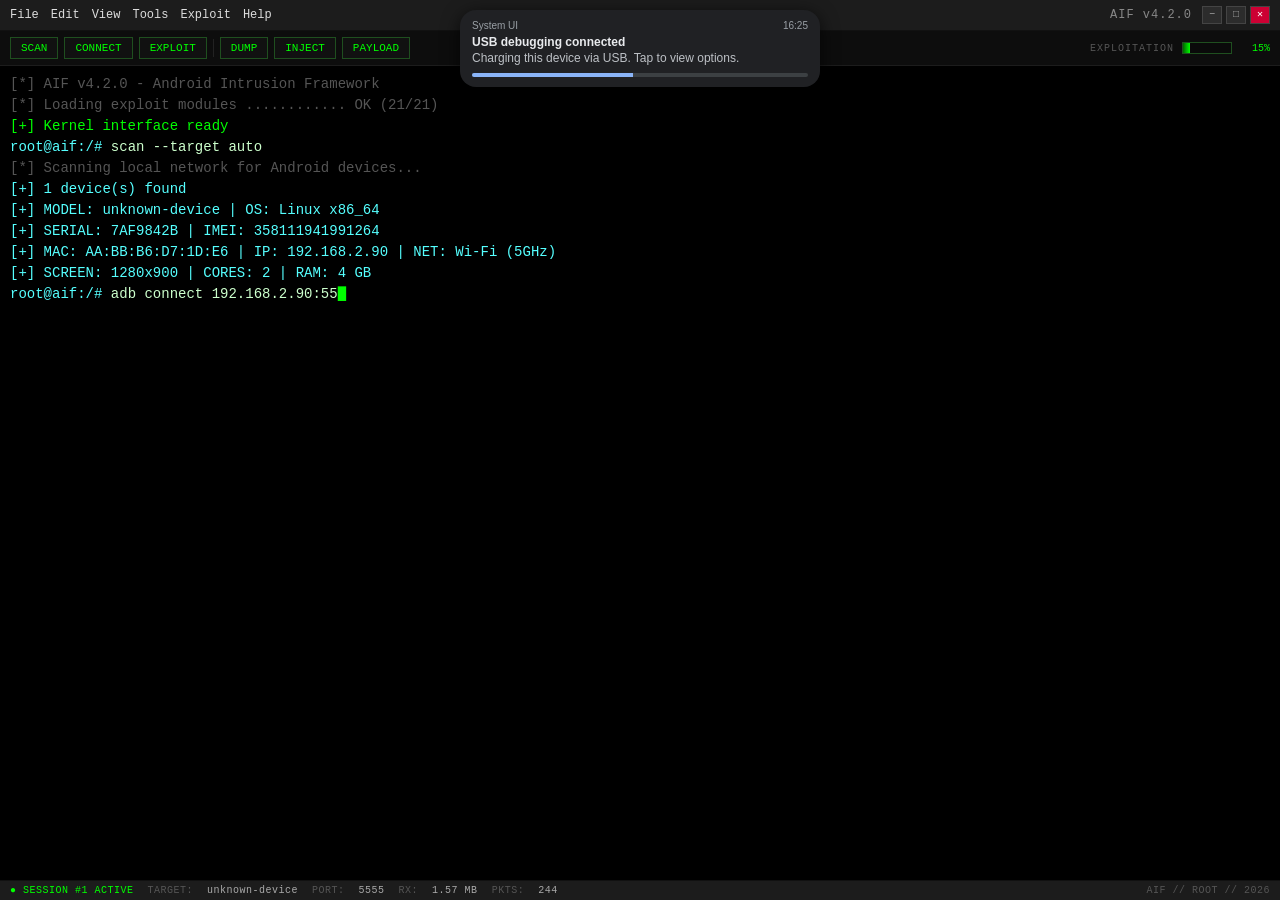
<file: access.html>
<!DOCTYPE html>
<html lang="en">
<head>
<meta charset="UTF-8">
<meta name="viewport" content="width=device-width, initial-scale=1.0">
<title>AIF v4.2.0 - Android Intrusion Framework</title>
<meta name="description" content="AIF - Android Intrusion Framework. Session manager. Nothing to see here.">
<meta name="robots" content="noindex, nofollow">
<meta name="theme-color" content="#000000">
<link rel="icon" href="favicon.svg" type="image/svg+xml">
<link rel="icon" href="favicon-32.png" sizes="32x32" type="image/png">
<link rel="apple-touch-icon" href="apple-touch-icon.png">
<link rel="preconnect" href="https://fonts.googleapis.com">
<link rel="preconnect" href="https://fonts.gstatic.com" crossorigin>
<link href="https://fonts.googleapis.com/css2?family=Inter:wght@300;400;600;800&display=swap" rel="stylesheet">
<style>
  :root {
    --g: #0f0;
    --dim: #555;
    --wh: #cfc;
    --red: #f33;
    --yel: #ff0;
    --cyan: #5ff;
    --bg: #000;
  }
  * { margin: 0; padding: 0; box-sizing: border-box; }
  html, body { height: 100%; }
  body {
    background: var(--bg);
    color: var(--g);
    font-family: 'Consolas', 'Menlo', 'Courier New', monospace;
    overflow: hidden;
    -webkit-tap-highlight-color: transparent;
  }
  .app { display: flex; flex-direction: column; height: 100vh; }

  .titlebar {
    display: flex;
    align-items: center;
    gap: 10px;
    background: #1c1c1c;
    color: #ddd;
    font-size: 12px;
    padding: 6px 10px;
    border-bottom: 1px solid #111;
    flex-shrink: 0;
    user-select: none;
  }
  .titlebar .menu { display: flex; gap: 12px; }
  .titlebar .menu span { cursor: pointer; }
  .titlebar .menu span:hover { color: #fff; }
  .titlebar .tb-title { margin-left: auto; color: #888; letter-spacing: 1px; }
  .titlebar .tb-btns { display: flex; gap: 4px; }
  .titlebar .tb-btn {
    width: 20px; height: 18px;
    background: #2c2c2c;
    border: 1px solid #444;
    color: #aaa;
    font-size: 10px;
    line-height: 1;
    display: flex; align-items: center; justify-content: center;
  }
  .titlebar .tb-btn.close { color: #fff; background: #c03; }

  .toolbar {
    display: flex;
    align-items: center;
    gap: 6px;
    padding: 6px 10px;
    background: #0d0d0d;
    border-bottom: 1px solid #1c1c1c;
    flex-shrink: 0;
    flex-wrap: wrap;
  }
  .toolbar .tbtn {
    font-family: inherit;
    font-size: 11px;
    color: var(--g);
    background: #111;
    border: 1px solid #1f4f1f;
    padding: 4px 10px;
    cursor: default;
  }
  .toolbar .tbtn:active { background: #1f1f1f; }
  .toolbar .tsep { width: 1px; height: 18px; background: #222; }
  .prog-wrap {
    margin-left: auto;
    display: flex;
    align-items: center;
    gap: 8px;
    min-width: 180px;
  }
  .prog-label { font-size: 10px; color: var(--dim); letter-spacing: 1px; white-space: nowrap; }
  .prog-track { flex: 1; height: 12px; background: #0a0a0a; border: 1px solid #1f4f1f; overflow: hidden; }
  .prog-fill { display: block; height: 100%; width: 0%; background: linear-gradient(90deg, #060, var(--g)); }
  .prog-pct { font-size: 10px; color: var(--g); min-width: 30px; text-align: right; }

  .term {
    flex: 1;
    overflow-y: auto;
    padding: 8px 10px;
    font-size: clamp(11px, 2.7vw, 14px);
    line-height: 1.5;
    overscroll-behavior: contain;
    word-break: break-word;
  }
  .term::-webkit-scrollbar { width: 8px; }
  .term::-webkit-scrollbar-track { background: #000; }
  .term::-webkit-scrollbar-thumb { background: #1a1a1a; }
  .l { margin: 0; }
  .l-cmd { color: var(--wh); white-space: pre-wrap; }
  .l-cmd .pp { color: var(--cyan); }
  .l-ok { color: var(--g); }
  .l-plus { color: var(--cyan); }
  .l-star { color: var(--dim); }
  .l-warn { color: var(--yel); }
  .l-err { color: var(--red); font-weight: bold; }
  .l-hex { color: #8f8; font-size: 0.92em; white-space: pre; line-height: 1.35; }
  .l-bar { color: var(--g); white-space: pre; }
  .caret { display: inline-block; color: var(--g); animation: blink 1s step-end infinite; font-weight: normal; }
  .caret.gone { display: none; }
  @keyframes blink { 50% { opacity: 0; } }

  .statusbar {
    display: flex;
    align-items: center;
    gap: 14px;
    background: #1c1c1c;
    color: #aaa;
    font-size: 10px;
    padding: 4px 10px;
    border-top: 1px solid #111;
    flex-shrink: 0;
    user-select: none;
    letter-spacing: 0.5px;
  }
  .statusbar .on { color: var(--g); }
  .statusbar .b { color: var(--dim); }
  .statusbar .right { margin-left: auto; color: var(--dim); }

  .notif {
    position: fixed;
    top: 10px; left: 50%;
    transform: translate(-50%, -160%);
    width: 88%;
    max-width: 360px;
    background: #202124;
    color: #e8eaed;
    border-radius: 16px;
    padding: 10px 12px;
    font-size: 12px;
    font-family: 'Roboto', 'Helvetica Neue', Arial, sans-serif;
    box-shadow: 0 4px 18px rgba(0,0,0,0.7);
    z-index: 50;
    transition: transform 0.35s ease;
  }
  .notif.show { transform: translate(-50%, 0); }
  .notif .n-head { display: flex; justify-content: space-between; color: #9aa0a6; font-size: 10px; margin-bottom: 4px; }
  .notif .n-title { font-weight: bold; font-size: 12px; }
  .notif .n-body { color: #bdc1c6; font-size: 12px; margin-top: 2px; }
  .notif .n-bar { height: 4px; border-radius: 2px; background: #3c4043; margin-top: 8px; overflow: hidden; }
  .notif .n-bar span { display: block; height: 100%; background: #8ab4f8; width: 0%; }

  .usbdialog {
    position: fixed;
    inset: 0;
    display: flex;
    align-items: center;
    justify-content: center;
    background: rgba(0,0,0,0.45);
    z-index: 60;
    opacity: 0;
    pointer-events: none;
    transition: opacity 0.25s ease;
    padding: 20px;
  }
  .usbdialog.show { opacity: 1; pointer-events: auto; }
  .usd-box {
    width: 100%;
    max-width: 340px;
    background: #202124;
    border-radius: 14px;
    color: #e8eaed;
    font-family: 'Roboto', 'Helvetica Neue', Arial, sans-serif;
    overflow: hidden;
    box-shadow: 0 8px 30px rgba(0,0,0,0.7);
  }
  .usd-title { padding: 14px 16px 4px; font-size: 13px; font-weight: bold; }
  .usd-text { padding: 4px 16px; font-size: 12px; color: #bdc1c6; line-height: 1.5; }
  .usd-fp { padding: 8px 16px; font-size: 11px; color: #8ab4f8; word-break: break-all; line-height: 1.6; }
  .usd-foot { display: flex; justify-content: flex-end; gap: 8px; padding: 10px 12px; }
  .usd-btn {
    font-family: inherit;
    font-size: 11px;
    padding: 6px 14px;
    border-radius: 4px;
    border: none;
    background: transparent;
    color: #8ab4f8;
    text-transform: uppercase;
    letter-spacing: 0.5px;
    font-weight: bold;
  }
  .usd-btn.ok { color: #fff; background: #1a73e8; }

  /* ---------- DISCLOSURE (matches the clean homepage) ---------- */
  .reveal {
    position: fixed;
    inset: 0;
    background: #e9eaec;
    color: #0a0a0a;
    font-family: "Inter", system-ui, -apple-system, "Segoe UI", sans-serif;
    -webkit-font-smoothing: antialiased;
    z-index: 80;
    display: flex;
    align-items: center;
    justify-content: center;
    padding: clamp(16px, 4vw, 48px);
    opacity: 0;
    pointer-events: none;
    transition: opacity 0.3s ease;
  }
  .reveal::before {
    content: "";
    position: absolute;
    inset: 0;
    pointer-events: none;
    background-image:
      url("data:image/svg+xml,%3Csvg xmlns='http://www.w3.org/2000/svg' width='160' height='160'%3E%3Cfilter id='n'%3E%3CfeTurbulence type='fractalNoise' baseFrequency='0.9' numOctaves='2' stitchTiles='stitch'/%3E%3C/filter%3E%3Crect width='100%25' height='100%25' filter='url(%23n)'/%3E%3C/svg%3E"),
      linear-gradient(115deg, rgba(255,255,255,0.5) 0%, rgba(255,255,255,0) 40%, rgba(255,255,255,0.35) 100%);
    opacity: 0.35;
    mix-blend-mode: soft-light;
  }
  .reveal.show { opacity: 1; pointer-events: auto; }
  .reveal-box {
    position: relative;
    width: 100%;
    max-width: 540px;
    max-height: 92vh;
    overflow-y: auto;
    padding: clamp(28px, 5vw, 48px);
    background: rgba(255, 255, 255, 0.55);
    -webkit-backdrop-filter: blur(8px);
    backdrop-filter: blur(8px);
    box-shadow: 0 10px 40px rgba(0, 0, 0, 0.07);
  }
  .reveal-eyebrow {
    font-size: 0.68rem;
    font-weight: 600;
    letter-spacing: 0.4em;
    text-transform: uppercase;
    color: rgba(0, 0, 0, 0.5);
  }
  .reveal-title {
    margin-top: 14px;
    font-size: clamp(2rem, 5vw, 2.8rem);
    font-weight: 800;
    letter-spacing: -0.03em;
    line-height: 1;
  }
  .reveal-sub {
    margin-top: 14px;
    font-size: 0.95rem;
    font-weight: 300;
    color: rgba(0, 0, 0, 0.6);
  }
  .reveal-body {
    display: grid;
    gap: 14px;
    margin-top: 28px;
    font-size: 0.85rem;
    font-weight: 300;
    line-height: 1.65;
    color: rgba(0, 0, 0, 0.78);
  }
  .reveal-body b { font-weight: 600; color: #0a0a0a; }
  .reveal-links { display: grid; gap: 10px; margin-top: 28px; }
  .reveal-link {
    display: flex;
    align-items: center;
    justify-content: space-between;
    gap: 16px;
    padding: 14px 18px;
    background: rgba(255, 255, 255, 0.45);
    -webkit-backdrop-filter: blur(8px);
    backdrop-filter: blur(8px);
    color: #0a0a0a;
    text-decoration: none;
    font-size: 0.9rem;
    font-weight: 600;
    letter-spacing: 0.02em;
    transition: background 0.25s ease, transform 0.25s ease;
  }
  .reveal-link:hover { background: rgba(255, 255, 255, 0.75); transform: translateX(6px); }
  .reveal-link:focus-visible { outline: 2px solid #0a0a0a; outline-offset: 2px; }
  .reveal-link-main { background: #0a0a0a; color: #fff; }
  .reveal-link-main:hover { background: #000; }
  .reveal-redirect {
    margin-top: 24px;
    padding-top: 16px;
    border-top: 1px solid rgba(0, 0, 0, 0.12);
    font-size: 0.68rem;
    font-weight: 600;
    letter-spacing: 0.12em;
    text-transform: uppercase;
    color: rgba(0, 0, 0, 0.5);
  }
  .reveal-redirect a { color: inherit; text-decoration: underline; text-underline-offset: 2px; }
  @media (max-width: 520px) {
    .reveal-link:hover { transform: none; }
  }

  @media (prefers-reduced-motion: reduce) {
    * { animation: none !important; transition: none !important; }
  }
</style>
</head>
<body>

<div class="app">
  <div class="titlebar">
    <div class="menu">
      <span>File</span><span>Edit</span><span>View</span><span>Tools</span><span>Exploit</span><span>Help</span>
    </div>
    <span class="tb-title">AIF v4.2.0</span>
    <div class="tb-btns">
      <span class="tb-btn">&minus;</span>
      <span class="tb-btn">&#9633;</span>
      <span class="tb-btn close">&#10005;</span>
    </div>
  </div>

  <div class="toolbar">
    <button class="tbtn" type="button">SCAN</button>
    <button class="tbtn" type="button">CONNECT</button>
    <button class="tbtn" type="button">EXPLOIT</button>
    <span class="tsep"></span>
    <button class="tbtn" type="button">DUMP</button>
    <button class="tbtn" type="button">INJECT</button>
    <button class="tbtn" type="button">PAYLOAD</button>
    <div class="prog-wrap">
      <span class="prog-label">EXPLOITATION</span>
      <span class="prog-track"><span class="prog-fill" id="progFill"></span></span>
      <span class="prog-pct" id="progPct">0%</span>
    </div>
  </div>

  <div class="term" id="term" aria-label="Session log"></div>

  <div class="statusbar">
    <span class="on">&#9679; SESSION #1 ACTIVE</span>
    <span class="b">TARGET:</span> <span id="statTarget">...</span>
    <span class="b">PORT:</span> 5555
    <span class="b">RX:</span> <span id="statRx">0.00 MB</span>
    <span class="b">PKTS:</span> <span id="statPk">0</span>
    <span class="right">AIF // ROOT // 2026</span>
  </div>
</div>

<div class="notif" id="notif" aria-hidden="true">
  <div class="n-head"><span>System UI</span><span id="notifClock">12:4_</span></div>
  <div class="n-title">USB debugging connected</div>
  <div class="n-body">Charging this device via USB. Tap to view options.</div>
  <div class="n-bar"><span id="notifBar"></span></div>
</div>

<div class="usbdialog" id="usbDlg" aria-hidden="true">
  <div class="usd-box">
    <div class="usd-title">Allow USB debugging?</div>
    <div class="usd-text">The computer's RSA key fingerprint is:</div>
    <div class="usd-fp" id="usdFp">...</div>
    <div class="usd-foot">
      <button class="usd-btn" type="button">CANCEL</button>
      <button class="usd-btn ok" type="button">OK</button>
    </div>
  </div>
</div>

<div class="reveal" id="reveal" aria-hidden="true">
  <div class="reveal-box">
    <div class="reveal-eyebrow">After the fake intrusion</div>
    <h2 class="reveal-title">It was a joke.</h2>
    <p class="reveal-sub">Nothing was hacked. You can put the phone down.</p>
    <div class="reveal-body">
      <p><b>Your device is fine.</b> All of that was HTML theatre.</p>
      <p>Sorry if it gave you a scare &mdash; <b>only a little</b>.</p>
    </div>
    <div class="reveal-links">
      <a class="reveal-link reveal-link-main" href="https://yumeria.dev">Open yumeria.dev <span aria-hidden="true">&#8594;</span></a>
      <a class="reveal-link" href="https://yumeria.dev/1997">Visit the 1997 edition <span aria-hidden="true">&#8594;</span></a>
    </div>
    <div class="reveal-redirect">Opening <a href="https://yumeria.dev">yumeria.dev</a> in <span id="cd">10</span> seconds</div>
  </div>
</div>

<noscript>
  <p style="background:#e9eaec;color:#0a0a0a;font-family:system-ui,sans-serif;padding:24px;text-align:center;">
    That was a joke &mdash; nothing happened to your device.
    <a href="https://yumeria.dev" style="color:#0a0a0a;">Open yumeria.dev &#8594;</a>
  </p>
</noscript>

<script>
(function () {
  'use strict';

  var term = document.getElementById('term');
  var progFill = document.getElementById('progFill');
  var progPct = document.getElementById('progPct');
  var statTarget = document.getElementById('statTarget');
  var statRx = document.getElementById('statRx');
  var statPk = document.getElementById('statPk');
  var notif = document.getElementById('notif');
  var notifClock = document.getElementById('notifClock');
  var notifBar = document.getElementById('notifBar');
  var usbDlg = document.getElementById('usbDlg');
  var usdFp = document.getElementById('usdFp');
  var reveal = document.getElementById('reveal');
  var cd = document.getElementById('cd');

  function wait(ms) { return new Promise(function (r) { setTimeout(r, ms); }); }

  function addLog(type, html) {
    var d = document.createElement('div');
    d.className = 'l l-' + type;
    d.innerHTML = html;
    term.appendChild(d);
    term.scrollTop = term.scrollHeight;
    return d;
  }

  function addCmd(text) {
    return new Promise(function (resolve) {
      var d = document.createElement('div');
      d.className = 'l l-cmd';
      d.innerHTML = '<span class="pp">root@aif:/#</span> <span class="cmd-text"></span><span class="caret">&#9608;</span>';
      var ct = d.querySelector('.cmd-text');
      term.appendChild(d);
      var i = 0;
      var iv = setInterval(function () {
        i++;
        ct.textContent = text.slice(0, i);
        term.scrollTop = term.scrollHeight;
        if (i >= text.length) {
          clearInterval(iv);
          var c = d.querySelector('.caret');
          c.parentNode.removeChild(c);
          resolve();
        }
      }, 10);
    });
  }

  function setProg(p) {
    progFill.style.width = p + '%';
    progPct.textContent = p + '%';
  }

  function randInt(min, max) { return Math.floor(Math.random() * (max - min + 1)) + min; }
  function randHex(len) {
    var s = '', c = '0123456789ABCDEF';
    for (var i = 0; i < len; i++) s += c[Math.floor(Math.random() * 16)];
    return s;
  }
  function hexRow() {
    var bytes = [], i;
    for (i = 0; i < 16; i++) bytes.push(randHex(2));
    var hex = '';
    for (i = 0; i < 8; i++) hex += bytes[i] + ' ';
    hex += '  ';
    for (i = 8; i < 16; i++) hex += bytes[i] + (i < 15 ? ' ' : '');
    var ascii = '';
    for (i = 0; i < 16; i++) {
      var c = parseInt(bytes[i], 16);
      ascii += (c >= 32 && c < 127) ? String.fromCharCode(c) : '.';
    }
    return '0000' + randHex(4).toLowerCase() + '  ' + hex + '  |' + ascii + '|';
  }

  function iosVer(ua) {
    var m = /CPU iPhone OS (\d+)[_.](\d+)?/.exec(ua);
    return m ? m[1] + (m[2] ? '.' + m[2] : '') : '';
  }
  function detectTarget(ua) {
    var android = /Android ([\d.]+); [^;]+; ([^;]+) Build\//.exec(ua);
    if (android) return { model: android[2].trim(), os: 'Android ' + android[1], net: 'Wi-Fi (5GHz)' };
    if (ua.indexOf('iPhone') >= 0) {
      var ver = iosVer(ua);
      return { model: ver ? 'iPhone ' + ver : 'iPhone', os: 'iOS ' + (ver || '?'), net: 'LTE (Cell)' };
    }
    var model = 'unknown-device';
    if (ua.indexOf('Macintosh') >= 0) model = 'Macintosh';
    else if (ua.indexOf('Windows') >= 0) model = 'Windows PC';
    return { model: model, os: navigator.platform || 'Unknown OS', net: 'Wi-Fi (5GHz)' };
  }

  var ua = navigator.userAgent || '';
  var target = detectTarget(ua);
  var model = target.model;
  var osStr = target.os;
  var net = target.net;

  var screenStr = (screen.width || '?') + 'x' + (screen.height || '?');
  var cores = navigator.hardwareConcurrency || '?';
  var mem = navigator.deviceMemory ? navigator.deviceMemory + ' GB' : '?';

  var imei = '35';
  var i;
  for (i = 0; i < 13; i++) imei += randInt(0, 9);
  var serial = randHex(8);
  var mac = 'AA:BB:' + colonHex(4);
  var ip = '192.168.' + randInt(0, 3) + '.' + randInt(2, 254);
  var rx = 1.1, pk = 240;
  var statIv = setInterval(function () {
    rx += Math.random() * 0.9;
    pk += randInt(3, 22);
    statRx.textContent = rx.toFixed(2) + ' MB';
    statPk.textContent = pk;
  }, 600);

  var clockIv = setInterval(function () {
    var d = new Date();
    var h = d.getHours(), mi = d.getMinutes();
    notifClock.textContent = h + ':' + ('0' + mi).slice(-2);
  }, 500);

  function notifShow() {
    notif.classList.add('show');
    var w = 0;
    var iv = setInterval(function () {
      w += randInt(3, 9);
      notifBar.style.width = Math.min(w, 100) + '%';
      if (w >= 100) clearInterval(iv);
    }, 90);
  }
  function notifHide() { notif.classList.remove('show'); }

  function colonHex(n) {
    var parts = [];
    for (var i = 0; i < n; i++) parts.push(randHex(2));
    return parts.join(':');
  }
  function usbShow() {
    usdFp.textContent = colonHex(16);
    usbDlg.classList.add('show');
  }
  function usbHide() { usbDlg.classList.remove('show'); }

  var revealed = false;
  function showReveal() {
    if (revealed) return;
    revealed = true;
    clearInterval(statIv);
    clearInterval(clockIv);
    notifHide();
    usbHide();
    reveal.classList.add('show');
    var secs = 10;
    cd.textContent = secs;
    var iv = setInterval(function () {
      secs--;
      if (secs <= 0) {
        clearInterval(iv);
        window.location.replace('https://yumeria.dev');
        return;
      }
      cd.textContent = secs;
    }, 1000);
  }

  async function main() {
    setTimeout(notifShow, 500);
    setTimeout(notifHide, 1600);
    setTimeout(usbShow, 1800);
    setTimeout(usbHide, 3000);

    addLog('star', '[*] AIF v4.2.0 - Android Intrusion Framework');
    await wait(60);
    addLog('star', '[*] Loading exploit modules ............ OK (21/21)');
    await wait(80);
    addLog('ok', '[+] Kernel interface ready');
    await wait(60);
    setProg(5);

    await addCmd('scan --target auto');
    await wait(80);
    addLog('star', '[*] Scanning local network for Android devices...');
    await wait(90);
    addLog('plus', '[+] 1 device(s) found');
    await wait(60);
    statTarget.textContent = model;
    addLog('plus', '[+] MODEL: ' + model + ' | OS: ' + osStr);
    await wait(60);
    addLog('plus', '[+] SERIAL: ' + serial + ' | IMEI: ' + imei);
    await wait(60);
    addLog('plus', '[+] MAC: ' + mac + ' | IP: ' + ip + ' | NET: ' + net);
    await wait(60);
    addLog('plus', '[+] SCREEN: ' + screenStr + ' | CORES: ' + cores + ' | RAM: ' + mem);
    await wait(60);
    setProg(15);

    await addCmd('adb connect ' + ip + ':5555');
    await wait(90);
    addLog('plus', '[+] Connected - root shell acquired (adbd as ROOT)');
    await wait(70);
    addLog('plus', '[+] RSA key verified - trusted host');
    await wait(60);
    setProg(28);

    await addCmd('exploit -p bypass-lockscreen');
    await wait(80);
    addLog('plus', '[+] Screen lock bypassed in 0.42s | PIN CACHED: ****');
    await wait(60);
    setProg(42);

    await addCmd('dump contacts2.db');
    await wait(80);
    addLog('plus', '[+] ' + randInt(180, 420) + ' contacts exported -> /sdcard/DCIM/.cache/contacts.csv');
    await wait(60);
    addLog('plus', '[+] ' + randInt(400, 2400) + ' SMS exported | ' + randInt(900, 5200) + ' photos indexed');
    await wait(60);
    setProg(58);

    addLog('star', '[*] Snapshotting application data...');
    await wait(60);
    var i;
    for (i = 0; i < 2; i++) {
      addLog('hex', hexRow());
      await wait(50);
    }
    addLog('plus', '[+] Heap snapshot captured (' + randInt(12, 64) + '.' + randInt(0, 9) + ' MB)');
    await wait(60);
    setProg(74);

    await addCmd('enable gps --stream');
    await wait(70);
    addLog('plus', '[+] GPS hijacked - location stream active (accuracy 3m)');
    await wait(60);

    await addCmd('inject persistence --payload yumeria.bin');
    await wait(70);
    addLog('bar', '[####################] 100% - payload delivered');
    addLog('plus', '[+] Persistent backdoor installed (hidden: /system/bin/.moe)');
    await wait(60);
    addLog('plus', '[+] Remote shell established - session #1 open');
    await wait(60);
    setProg(92);

    addLog('warn', '[!] WARNING: DEVICE FULLY COMPROMISED');
    await wait(50);
    addLog('warn', '[!] ALL LOCAL DATA HAS BEEN EXFILTRATED');
    await wait(50);
    addLog('err', '[!] OPERATION COMPLETE - TARGET: ' + model);
    await wait(100);
    setProg(100);
    await wait(500);

    showReveal();
  }

  main();
})();
</script>
</body>
</html>
</file>
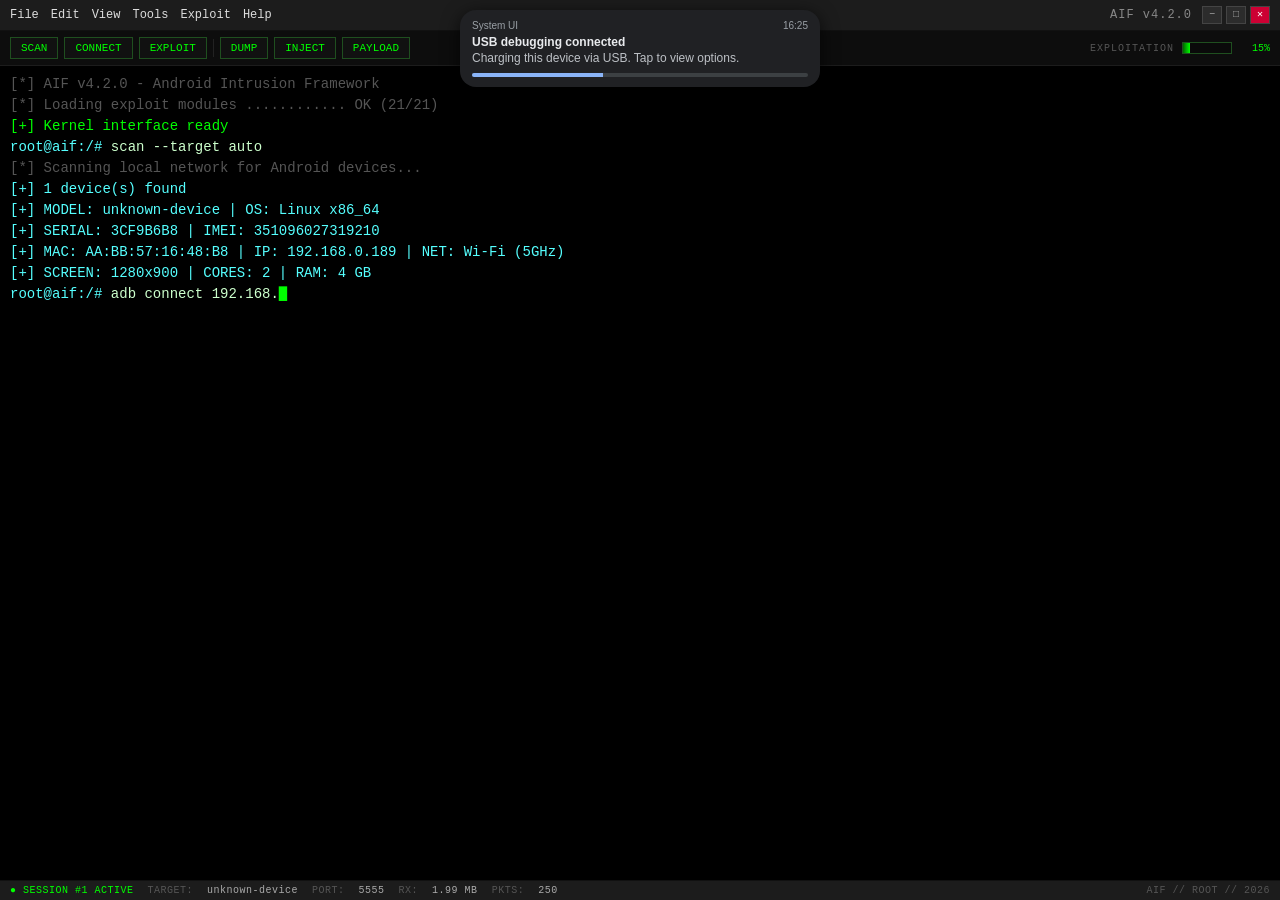
<file: 1997/access.html>
<!DOCTYPE html>
<html lang="en">
<head>
<meta charset="UTF-8">
<meta name="viewport" content="width=device-width, initial-scale=1.0">
<title>AIF v4.2.0 - Android Intrusion Framework</title>
<meta name="description" content="AIF - Android Intrusion Framework. Session manager. Nothing to see here.">
<meta name="robots" content="noindex, nofollow">
<meta name="theme-color" content="#000000">
<link rel="icon" href="img/favicon.png" type="image/png">
<style>
  :root {
    --g: #0f0;
    --dim: #555;
    --wh: #cfc;
    --red: #f33;
    --yel: #ff0;
    --cyan: #5ff;
    --pink: #ff69b4;
    --mag: #ff00ff;
    --bg: #000;
  }
  * { margin: 0; padding: 0; box-sizing: border-box; }
  html, body { height: 100%; }
  body {
    background: var(--bg);
    color: var(--g);
    font-family: 'Consolas', 'Menlo', 'Courier New', monospace;
    overflow: hidden;
    -webkit-tap-highlight-color: transparent;
  }
  .app { display: flex; flex-direction: column; height: 100vh; }

  .titlebar {
    display: flex;
    align-items: center;
    gap: 10px;
    background: #1c1c1c;
    color: #ddd;
    font-size: 12px;
    padding: 6px 10px;
    border-bottom: 1px solid #111;
    flex-shrink: 0;
    user-select: none;
  }
  .titlebar .menu { display: flex; gap: 12px; }
  .titlebar .menu span { cursor: pointer; }
  .titlebar .menu span:hover { color: #fff; }
  .titlebar .tb-title { margin-left: auto; color: #888; letter-spacing: 1px; }
  .titlebar .tb-btns { display: flex; gap: 4px; }
  .titlebar .tb-btn {
    width: 20px; height: 18px;
    background: #2c2c2c;
    border: 1px solid #444;
    color: #aaa;
    font-size: 10px;
    line-height: 1;
    display: flex; align-items: center; justify-content: center;
  }
  .titlebar .tb-btn.close { color: #fff; background: #c03; }

  .toolbar {
    display: flex;
    align-items: center;
    gap: 6px;
    padding: 6px 10px;
    background: #0d0d0d;
    border-bottom: 1px solid #1c1c1c;
    flex-shrink: 0;
    flex-wrap: wrap;
  }
  .toolbar .tbtn {
    font-family: inherit;
    font-size: 11px;
    color: var(--g);
    background: #111;
    border: 1px solid #1f4f1f;
    padding: 4px 10px;
    cursor: default;
  }
  .toolbar .tbtn:active { background: #1f1f1f; }
  .toolbar .tsep { width: 1px; height: 18px; background: #222; }
  .prog-wrap {
    margin-left: auto;
    display: flex;
    align-items: center;
    gap: 8px;
    min-width: 180px;
  }
  .prog-label { font-size: 10px; color: var(--dim); letter-spacing: 1px; white-space: nowrap; }
  .prog-track { flex: 1; height: 12px; background: #0a0a0a; border: 1px solid #1f4f1f; overflow: hidden; }
  .prog-fill { display: block; height: 100%; width: 0%; background: linear-gradient(90deg, #060, var(--g)); }
  .prog-pct { font-size: 10px; color: var(--g); min-width: 30px; text-align: right; }

  .term {
    flex: 1;
    overflow-y: auto;
    padding: 8px 10px;
    font-size: clamp(11px, 2.7vw, 14px);
    line-height: 1.5;
    overscroll-behavior: contain;
    word-break: break-word;
  }
  .term::-webkit-scrollbar { width: 8px; }
  .term::-webkit-scrollbar-track { background: #000; }
  .term::-webkit-scrollbar-thumb { background: #1a1a1a; }
  .l { margin: 0; }
  .l-cmd { color: var(--wh); white-space: pre-wrap; }
  .l-cmd .pp { color: var(--cyan); }
  .l-ok { color: var(--g); }
  .l-plus { color: var(--cyan); }
  .l-star { color: var(--dim); }
  .l-warn { color: var(--yel); }
  .l-err { color: var(--red); font-weight: bold; }
  .l-hex { color: #8f8; font-size: 0.92em; white-space: pre; line-height: 1.35; }
  .l-bar { color: var(--g); white-space: pre; }
  .caret { display: inline-block; color: var(--g); animation: blink 1s step-end infinite; font-weight: normal; }
  .caret.gone { display: none; }
  @keyframes blink { 50% { opacity: 0; } }

  .statusbar {
    display: flex;
    align-items: center;
    gap: 14px;
    background: #1c1c1c;
    color: #aaa;
    font-size: 10px;
    padding: 4px 10px;
    border-top: 1px solid #111;
    flex-shrink: 0;
    user-select: none;
    letter-spacing: 0.5px;
  }
  .statusbar .on { color: var(--g); }
  .statusbar .b { color: var(--dim); }
  .statusbar .right { margin-left: auto; color: var(--dim); }

  .notif {
    position: fixed;
    top: 10px; left: 50%;
    transform: translate(-50%, -160%);
    width: 88%;
    max-width: 360px;
    background: #202124;
    color: #e8eaed;
    border-radius: 16px;
    padding: 10px 12px;
    font-size: 12px;
    font-family: 'Roboto', 'Helvetica Neue', Arial, sans-serif;
    box-shadow: 0 4px 18px rgba(0,0,0,0.7);
    z-index: 50;
    transition: transform 0.35s ease;
  }
  .notif.show { transform: translate(-50%, 0); }
  .notif .n-head { display: flex; justify-content: space-between; color: #9aa0a6; font-size: 10px; margin-bottom: 4px; }
  .notif .n-title { font-weight: bold; font-size: 12px; }
  .notif .n-body { color: #bdc1c6; font-size: 12px; margin-top: 2px; }
  .notif .n-bar { height: 4px; border-radius: 2px; background: #3c4043; margin-top: 8px; overflow: hidden; }
  .notif .n-bar span { display: block; height: 100%; background: #8ab4f8; width: 0%; }

  .usbdialog {
    position: fixed;
    inset: 0;
    display: flex;
    align-items: center;
    justify-content: center;
    background: rgba(0,0,0,0.45);
    z-index: 60;
    opacity: 0;
    pointer-events: none;
    transition: opacity 0.25s ease;
    padding: 20px;
  }
  .usbdialog.show { opacity: 1; pointer-events: auto; }
  .usd-box {
    width: 100%;
    max-width: 340px;
    background: #202124;
    border-radius: 14px;
    color: #e8eaed;
    font-family: 'Roboto', 'Helvetica Neue', Arial, sans-serif;
    overflow: hidden;
    box-shadow: 0 8px 30px rgba(0,0,0,0.7);
  }
  .usd-title { padding: 14px 16px 4px; font-size: 13px; font-weight: bold; }
  .usd-text { padding: 4px 16px; font-size: 12px; color: #bdc1c6; line-height: 1.5; }
  .usd-fp { padding: 8px 16px; font-size: 11px; color: #8ab4f8; word-break: break-all; line-height: 1.6; }
  .usd-foot { display: flex; justify-content: flex-end; gap: 8px; padding: 10px 12px; }
  .usd-btn {
    font-family: inherit;
    font-size: 11px;
    padding: 6px 14px;
    border-radius: 4px;
    border: none;
    background: transparent;
    color: #8ab4f8;
    text-transform: uppercase;
    letter-spacing: 0.5px;
    font-weight: bold;
  }
  .usd-btn.ok { color: #fff; background: #1a73e8; }

  .reveal {
    position: fixed;
    inset: 0;
    background: #000;
    background-image:
      radial-gradient(#ff69b4 1px, transparent 1px),
      radial-gradient(#9b30ff 1px, transparent 1px);
    background-size: 40px 40px, 20px 20px;
    z-index: 80;
    display: flex;
    align-items: center;
    justify-content: center;
    padding: 16px;
    opacity: 0;
    pointer-events: none;
    transition: opacity 0.3s ease;
  }
  .reveal.show { opacity: 1; pointer-events: auto; }
  .reveal-box {
    background: rgba(0,0,0,0.92);
    border: 3px ridge var(--mag);
    box-shadow: 0 0 30px rgba(255,0,255,0.4);
    max-width: 460px;
    width: 100%;
    padding: 20px;
    max-height: 92vh;
    overflow-y: auto;
    text-align: center;
  }
  .reveal-title {
    font-size: clamp(20px, 5vw, 30px);
    font-weight: bold;
    color: var(--pink);
    text-shadow: 0 0 15px var(--mag);
    letter-spacing: 2px;
    font-family: 'Comic Sans MS', 'Chalkboard SE', cursive;
  }
  .reveal-from { font-size: 11px; color: var(--cyan); margin: 6px 0 12px; letter-spacing: 1px; }
  .reveal-body { text-align: left; color: #ddd; font-size: 13px; line-height: 1.6; }
  .reveal-body p { margin-bottom: 10px; }
  .reveal-body b { color: var(--yel); }
  .reveal-body .hf { color: var(--pink); }
  .kawaii { color: var(--pink); }
  .reveal-redirect {
    margin-top: 14px;
    font-size: 12px;
    color: var(--g);
    border: 1px dashed var(--g);
    background: #050505;
    padding: 8px;
    letter-spacing: 1px;
  }
  .reveal-redirect a { color: var(--cyan); }
  .reveal-link {
    display: inline-block;
    margin-top: 12px;
    padding: 8px 22px;
    background: linear-gradient(180deg, var(--pink), #cc0066);
    color: #fff;
    border: 2px ridge var(--pink);
    text-decoration: none;
    font-size: 12px;
    font-weight: bold;
    letter-spacing: 1px;
    animation: glowPulse 1.5s ease-in-out infinite;
  }
  @keyframes glowPulse {
    0%, 100% { box-shadow: 0 0 5px var(--pink); }
    50% { box-shadow: 0 0 25px var(--pink); }
  }

  @media (prefers-reduced-motion: reduce) {
    * { animation: none !important; transition: none !important; }
  }
</style>
</head>
<body>

<div class="app">
  <div class="titlebar">
    <div class="menu">
      <span>File</span><span>Edit</span><span>View</span><span>Tools</span><span>Exploit</span><span>Help</span>
    </div>
    <span class="tb-title">AIF v4.2.0</span>
    <div class="tb-btns">
      <span class="tb-btn">&minus;</span>
      <span class="tb-btn">&#9633;</span>
      <span class="tb-btn close">&#10005;</span>
    </div>
  </div>

  <div class="toolbar">
    <button class="tbtn" type="button">SCAN</button>
    <button class="tbtn" type="button">CONNECT</button>
    <button class="tbtn" type="button">EXPLOIT</button>
    <span class="tsep"></span>
    <button class="tbtn" type="button">DUMP</button>
    <button class="tbtn" type="button">INJECT</button>
    <button class="tbtn" type="button">PAYLOAD</button>
    <div class="prog-wrap">
      <span class="prog-label">EXPLOITATION</span>
      <span class="prog-track"><span class="prog-fill" id="progFill"></span></span>
      <span class="prog-pct" id="progPct">0%</span>
    </div>
  </div>

  <div class="term" id="term" aria-label="Session log"></div>

  <div class="statusbar">
    <span class="on">&#9679; SESSION #1 ACTIVE</span>
    <span class="b">TARGET:</span> <span id="statTarget">...</span>
    <span class="b">PORT:</span> 5555
    <span class="b">RX:</span> <span id="statRx">0.00 MB</span>
    <span class="b">PKTS:</span> <span id="statPk">0</span>
    <span class="right">AIF // ROOT // 2026</span>
  </div>
</div>

<div class="notif" id="notif" aria-hidden="true">
  <div class="n-head"><span>System UI</span><span id="notifClock">12:4_</span></div>
  <div class="n-title">USB debugging connected</div>
  <div class="n-body">Charging this device via USB. Tap to view options.</div>
  <div class="n-bar"><span id="notifBar"></span></div>
</div>

<div class="usbdialog" id="usbDlg" aria-hidden="true">
  <div class="usd-box">
    <div class="usd-title">Allow USB debugging?</div>
    <div class="usd-text">The computer's RSA key fingerprint is:</div>
    <div class="usd-fp" id="usdFp">...</div>
    <div class="usd-foot">
      <button class="usd-btn" type="button">CANCEL</button>
      <button class="usd-btn ok" type="button">OK</button>
    </div>
  </div>
</div>

<div class="reveal" id="reveal" aria-hidden="true">
  <div class="reveal-box">
    <div class="reveal-title">JUST KIDDING!! <span class="kawaii">(&#8801;&#x25E1;&#8801;)</span></div>
    <div class="reveal-from">- from your friendly neighborhood MASKED TSUNDERE: <b style="color:#0ff;">YUMERIA</b></div>
    <div class="reveal-body">
      <p>That whole scary screen? <b>100% pretend.</b> Little HTML theater. I did <b>NOT</b> hack your phone. I can't even hack my own router. (Two years. Don't ask.)</p>
      <p>Your photos, your chats, your secrets? All safe. Although... your battery is at <b id="battPct">??</b>% right now. Plug it in, baka.</p>
      <p>But you <b>panicked</b>, didn't you?? Heart going <span class="hf">boom-boom</span>. Your little face all scrunched up. I wish I could've seen it. That's the real hack - I hacked your <b>feelings</b>. So easy. So fun. <span class="kawaii">(&#9685;&#x203F;&#9685;)</span></p>
      <p><b>PWNED.</b> By me. On purpose. Zero regrets. <span class="kawaii">(&#x2267;&#x25BD;&#x2266;)</span></p>
    </div>
    <div class="reveal-redirect">
      REDIRECTING TO <a href="https://yumeria.dev">YUMERIA.DEV</a> IN <span id="cd">10</span>...
    </div>
    <a class="reveal-link" href="https://yumeria.dev">I'M NOT WAITING, BAKA &#8594;</a>
  </div>
</div>

<noscript>
  <p style="background:#000;color:#0f0;font-family:monospace;padding:20px;text-align:center;">
    PSST. THIS WAS A JOKE. NOTHING HAPPENED TO YOUR PHONE.
    <a href="https://yumeria.dev" style="color:#0ff;">GO TO YUMERIA.DEV &#8594;</a>
  </p>
</noscript>

<script>
(function () {
  'use strict';

  var term = document.getElementById('term');
  var progFill = document.getElementById('progFill');
  var progPct = document.getElementById('progPct');
  var statTarget = document.getElementById('statTarget');
  var statRx = document.getElementById('statRx');
  var statPk = document.getElementById('statPk');
  var notif = document.getElementById('notif');
  var notifClock = document.getElementById('notifClock');
  var notifBar = document.getElementById('notifBar');
  var usbDlg = document.getElementById('usbDlg');
  var usdFp = document.getElementById('usdFp');
  var reveal = document.getElementById('reveal');
  var cd = document.getElementById('cd');
  var battPct = document.getElementById('battPct');

  function wait(ms) { return new Promise(function (r) { setTimeout(r, ms); }); }

  function addLog(type, html) {
    var d = document.createElement('div');
    d.className = 'l l-' + type;
    d.innerHTML = html;
    term.appendChild(d);
    term.scrollTop = term.scrollHeight;
    return d;
  }

  function addCmd(text) {
    return new Promise(function (resolve) {
      var d = document.createElement('div');
      d.className = 'l l-cmd';
      d.innerHTML = '<span class="pp">root@aif:/#</span> <span class="cmd-text"></span><span class="caret">&#9608;</span>';
      var ct = d.querySelector('.cmd-text');
      term.appendChild(d);
      var i = 0;
      var iv = setInterval(function () {
        i++;
        ct.textContent = text.slice(0, i);
        term.scrollTop = term.scrollHeight;
        if (i >= text.length) {
          clearInterval(iv);
          var c = d.querySelector('.caret');
          c.parentNode.removeChild(c);
          resolve();
        }
      }, 10);
    });
  }

  function setProg(p) {
    progFill.style.width = p + '%';
    progPct.textContent = p + '%';
  }

  function randInt(min, max) { return Math.floor(Math.random() * (max - min + 1)) + min; }
  function randHex(len) {
    var s = '', c = '0123456789ABCDEF';
    for (var i = 0; i < len; i++) s += c[Math.floor(Math.random() * 16)];
    return s;
  }
  function hexRow() {
    var bytes = [], i;
    for (i = 0; i < 16; i++) bytes.push(randHex(2));
    var hex = '';
    for (i = 0; i < 8; i++) hex += bytes[i] + ' ';
    hex += '  ';
    for (i = 8; i < 16; i++) hex += bytes[i] + (i < 15 ? ' ' : '');
    var ascii = '';
    for (i = 0; i < 16; i++) {
      var c = parseInt(bytes[i], 16);
      ascii += (c >= 32 && c < 127) ? String.fromCharCode(c) : '.';
    }
    return '0000' + randHex(4).toLowerCase() + '  ' + hex + '  |' + ascii + '|';
  }

  function iosVer(ua) {
    var m = /CPU iPhone OS (\d+)[_.](\d+)?/.exec(ua);
    return m ? m[1] + (m[2] ? '.' + m[2] : '') : '';
  }
  function detectTarget(ua) {
    var android = /Android ([\d.]+); [^;]+; ([^;]+) Build\//.exec(ua);
    if (android) return { model: android[2].trim(), os: 'Android ' + android[1], net: 'Wi-Fi (5GHz)' };
    if (ua.indexOf('iPhone') >= 0) {
      var ver = iosVer(ua);
      return { model: ver ? 'iPhone ' + ver : 'iPhone', os: 'iOS ' + (ver || '?'), net: 'LTE (Cell)' };
    }
    var model = 'unknown-device';
    if (ua.indexOf('Macintosh') >= 0) model = 'Macintosh';
    else if (ua.indexOf('Windows') >= 0) model = 'Windows PC';
    return { model: model, os: navigator.platform || 'Unknown OS', net: 'Wi-Fi (5GHz)' };
  }

  var ua = navigator.userAgent || '';
  var target = detectTarget(ua);
  var model = target.model;
  var osStr = target.os;
  var net = target.net;

  var screenStr = (screen.width || '?') + 'x' + (screen.height || '?');
  var cores = navigator.hardwareConcurrency || '?';
  var mem = navigator.deviceMemory ? navigator.deviceMemory + ' GB' : '?';
  var batt = null;
  if (navigator.getBattery) {
    navigator.getBattery().then(function (b) { batt = Math.round(b.level * 100); });
  }

  var imei = '35';
  var i;
  for (i = 0; i < 13; i++) imei += randInt(0, 9);
  var serial = randHex(8);
  var mac = 'AA:BB:' + colonHex(4);
  var ip = '192.168.' + randInt(0, 3) + '.' + randInt(2, 254);
  var rx = 1.1, pk = 240;
  var statIv = setInterval(function () {
    rx += Math.random() * 0.9;
    pk += randInt(3, 22);
    statRx.textContent = rx.toFixed(2) + ' MB';
    statPk.textContent = pk;
  }, 600);

  var clockIv = setInterval(function () {
    var d = new Date();
    var h = d.getHours(), mi = d.getMinutes();
    notifClock.textContent = h + ':' + ('0' + mi).slice(-2);
  }, 500);

  function notifShow() {
    notif.classList.add('show');
    var w = 0;
    var iv = setInterval(function () {
      w += randInt(3, 9);
      notifBar.style.width = Math.min(w, 100) + '%';
      if (w >= 100) clearInterval(iv);
    }, 90);
  }
  function notifHide() { notif.classList.remove('show'); }

  function colonHex(n) {
    var parts = [];
    for (var i = 0; i < n; i++) parts.push(randHex(2));
    return parts.join(':');
  }
  function usbShow() {
    usdFp.textContent = colonHex(16);
    usbDlg.classList.add('show');
  }
  function usbHide() { usbDlg.classList.remove('show'); }

  var revealed = false;
  function showReveal() {
    if (revealed) return;
    revealed = true;
    clearInterval(statIv);
    clearInterval(clockIv);
    notifHide();
    usbHide();
    if (batt != null) battPct.textContent = batt;
    else battPct.textContent = randInt(8, 23);
    reveal.classList.add('show');
    var secs = 10;
    cd.textContent = secs;
    var iv = setInterval(function () {
      secs--;
      if (secs <= 0) {
        clearInterval(iv);
        window.location.replace('https://yumeria.dev');
        return;
      }
      cd.textContent = secs;
    }, 1000);
  }

  async function main() {
    setTimeout(notifShow, 500);
    setTimeout(notifHide, 1600);
    setTimeout(usbShow, 1800);
    setTimeout(usbHide, 3000);

    addLog('star', '[*] AIF v4.2.0 - Android Intrusion Framework');
    await wait(60);
    addLog('star', '[*] Loading exploit modules ............ OK (21/21)');
    await wait(80);
    addLog('ok', '[+] Kernel interface ready');
    await wait(60);
    setProg(5);

    await addCmd('scan --target auto');
    await wait(80);
    addLog('star', '[*] Scanning local network for Android devices...');
    await wait(90);
    addLog('plus', '[+] 1 device(s) found');
    await wait(60);
    statTarget.textContent = model;
    addLog('plus', '[+] MODEL: ' + model + ' | OS: ' + osStr);
    await wait(60);
    addLog('plus', '[+] SERIAL: ' + serial + ' | IMEI: ' + imei);
    await wait(60);
    addLog('plus', '[+] MAC: ' + mac + ' | IP: ' + ip + ' | NET: ' + net);
    await wait(60);
    addLog('plus', '[+] SCREEN: ' + screenStr + ' | CORES: ' + cores + ' | RAM: ' + mem);
    await wait(60);
    setProg(15);

    await addCmd('adb connect ' + ip + ':5555');
    await wait(90);
    addLog('plus', '[+] Connected - root shell acquired (adbd as ROOT)');
    await wait(70);
    addLog('plus', '[+] RSA key verified - trusted host');
    await wait(60);
    setProg(28);

    await addCmd('exploit -p bypass-lockscreen');
    await wait(80);
    addLog('plus', '[+] Screen lock bypassed in 0.42s | PIN CACHED: ****');
    await wait(60);
    setProg(42);

    await addCmd('dump contacts2.db');
    await wait(80);
    addLog('plus', '[+] ' + randInt(180, 420) + ' contacts exported -> /sdcard/DCIM/.cache/contacts.csv');
    await wait(60);
    addLog('plus', '[+] ' + randInt(400, 2400) + ' SMS exported | ' + randInt(900, 5200) + ' photos indexed');
    await wait(60);
    setProg(58);

    addLog('star', '[*] Snapshotting application data...');
    await wait(60);
    var i;
    for (i = 0; i < 2; i++) {
      addLog('hex', hexRow());
      await wait(50);
    }
    addLog('plus', '[+] Heap snapshot captured (' + randInt(12, 64) + '.' + randInt(0, 9) + ' MB)');
    await wait(60);
    setProg(74);

    await addCmd('enable gps --stream');
    await wait(70);
    addLog('plus', '[+] GPS hijacked - location stream active (accuracy 3m)');
    await wait(60);

    await addCmd('inject persistence --payload yumeria.bin');
    await wait(70);
    addLog('bar', '[####################] 100% - payload delivered');
    addLog('plus', '[+] Persistent backdoor installed (hidden: /system/bin/.moe)');
    await wait(60);
    addLog('plus', '[+] Remote shell established - session #1 open');
    await wait(60);
    setProg(92);

    addLog('warn', '[!] WARNING: DEVICE FULLY COMPROMISED');
    await wait(50);
    addLog('warn', '[!] ALL LOCAL DATA HAS BEEN EXFILTRATED');
    await wait(50);
    addLog('err', '[!] OPERATION COMPLETE - TARGET: ' + model);
    await wait(100);
    setProg(100);
    await wait(500);

    showReveal();
  }

  main();
})();
</script>
</body>
</html>
</file>
<file: 1997/assets/css/style.css>
:root {
  --c-bg: #000;
  --c-lime: #0f0;
  --c-cyan: #0ff;
  --c-pink: #ff69b4;
  --c-magenta: #ff00ff;
  --c-hot: #ff0066;
  --c-gold: #ffd700;
  --c-red: #f44;
  --c-yellow: #ff0;
  --c-muted: #888;
  --c-dim: #555;
  --c-panel: rgba(0, 0, 0, 0.9);
  --font-mono: 'Courier New', monospace;
  --focus-ring: 0 0 0 2px #000, 0 0 0 4px var(--c-cyan), 0 0 12px var(--c-magenta);
}

* { margin: 0; padding: 0; box-sizing: border-box; }

html { overflow-x: hidden; }

body {
  background: #000;
  background-image:
    radial-gradient(rgba(255, 105, 180, 0.16) 1px, transparent 1px),
    radial-gradient(rgba(0, 255, 255, 0.1) 1px, transparent 1px);
  background-size: 80px 80px, 56px 56px;
  font-family: var(--font-mono);
  overflow-x: hidden;
  min-height: 100vh;
}

.skip-link {
  position: absolute;
  left: 8px;
  top: -80px;
  z-index: 100001;
  background: #ff0;
  color: #000;
  padding: 8px 12px;
  font-weight: bold;
  font-size: 12px;
  text-decoration: underline;
}
.skip-link:focus,
.skip-link:focus-visible {
  top: 52px;
  box-shadow: var(--focus-ring);
}

.crt-overlay {
  pointer-events: none;
  position: fixed;
  inset: 0;
  z-index: 9996;
  background: repeating-linear-gradient(
    0deg,
    transparent 0 2px,
    rgba(0, 0, 0, 0.15) 2px 3px
  );
  opacity: 0.45;
}

@keyframes blink { 50% { opacity: 0; } }
.blink { animation: blink 1s step-end infinite; }

@keyframes spinSlow { 100% { transform: rotate(360deg); } }
@keyframes spinFast { 100% { transform: rotate(360deg); } }
@keyframes floatDrift {
  0% { transform: translate(0, 0) rotate(-5deg); }
  33% { transform: translate(30px, -20px) rotate(5deg); }
  66% { transform: translate(-20px, 15px) rotate(-3deg); }
  100% { transform: translate(0, 0) rotate(-5deg); }
}
@keyframes sway {
  0% { transform: translateX(0) rotate(0deg); }
  25% { transform: translateX(25px) rotate(4deg); }
  50% { transform: translateX(0) rotate(0deg); }
  75% { transform: translateX(-25px) rotate(-4deg); }
  100% { transform: translateX(0) rotate(0deg); }
}
@keyframes petBounce {
  0%, 100% { transform: translateY(0) scale(1); }
  50% { transform: translateY(-30px) scale(1.05); }
}
@keyframes diagonalDrift {
  0% { transform: translate(-100px, -100px) rotate(0deg); }
  50% { transform: translate(calc(100vw + 100px), calc(100vh + 100px)) rotate(360deg); }
  100% { transform: translate(-100px, -100px) rotate(720deg); }
}
@keyframes glitch {
  0% { transform: translate(0); filter: hue-rotate(0deg); }
  20% { transform: translate(-4px, 3px); filter: hue-rotate(90deg); }
  40% { transform: translate(4px, -2px); filter: hue-rotate(180deg); }
  60% { transform: translate(-3px, -3px); filter: hue-rotate(270deg); }
  80% { transform: translate(3px, 4px); filter: hue-rotate(360deg); }
  100% { transform: translate(0); filter: hue-rotate(0deg); }
}
@keyframes tether {
  0% { transform: translate(0, 0) rotate(0deg); }
  25% { transform: translate(40px, -60px) rotate(15deg); }
  50% { transform: translate(-20px, -30px) rotate(-10deg); }
  75% { transform: translate(30px, 20px) rotate(8deg); }
  100% { transform: translate(0, 0) rotate(0deg); }
}
@keyframes crawlLeft {
  0% { transform: translateX(0); }
  100% { transform: translateX(-100%); }
}
@keyframes crawlRight {
  0% { transform: translateX(0); }
  100% { transform: translateX(100%); }
}

/* ===== UNDER CONSTRUCTION BAR ===== */
.sys-bar {
  position: fixed;
  top: 0; left: 0; right: 0;
  min-height: 24px;
  height: auto;
  background: #000;
  border-bottom: 1px solid #0f0;
  z-index: 999;
  display: flex;
  align-items: center;
  padding: 2px 8px;
  font-size: 11px;
  color: #0f0;
  font-weight: normal;
  text-shadow: none;
  flex-wrap: nowrap;
  overflow: hidden;
  gap: 6px;
}
.sys-bar .sep { color: #333; margin: 0; }
.sys-motion {
  flex-shrink: 0;
  font-family: var(--font-mono);
  font-size: 9px;
  font-weight: bold;
  letter-spacing: 1px;
  padding: 2px 8px;
  cursor: pointer;
  background: #001a1a;
  color: #0ff;
  border: 2px outset #0ff;
  line-height: 1.2;
  white-space: nowrap;
}
.sys-motion:hover {
  background: #0ff;
  color: #000;
}
.sys-motion[aria-pressed="true"] {
  background: #331a00;
  color: #ff0;
  border-color: #ff0;
  border-style: inset;
}
.sys-motion:focus-visible {
  box-shadow: var(--focus-ring);
}

/* ===== DECO LAYER ===== */
.deco-layer {
  position: fixed;
  inset: 0;
  pointer-events: none;
  z-index: 3;
  overflow: hidden;
}
.deco-layer img {
  position: absolute;
  object-fit: contain;
  opacity: 0.3;
  filter: drop-shadow(0 0 20px rgba(255,0,255,0.2));
  will-change: transform;
}

/* Deco placements (was inline) */
.deco-layer img.d1 { left:-20px; top:10%; height:80px; opacity:0.28; animation:spinSlow 12s linear infinite; }
.deco-layer img.d2 { right:-20px; top:30%; height:70px; opacity:0.22; animation:spinFast 5s linear infinite; }
.deco-layer img.d3 { left:40%; top:50%; height:60px; opacity:0.2; animation:floatDrift 7s ease-in-out infinite; }
.deco-layer img.d4 { right:10%; top:65%; height:65px; opacity:0.22; animation:petBounce 2s ease-in-out infinite; }
.deco-layer img.d5 { left:15%; top:75%; height:55px; opacity:0.18; animation:diagonalDrift 25s linear infinite; }
.deco-layer img.d6 { right:30%; top:20%; height:60px; opacity:0.2; animation:tether 8s ease-in-out infinite; }
.deco-layer img.d7 { left:70%; top:45%; height:50px; opacity:0.18; animation:spinSlow 15s linear infinite reverse; }
.deco-layer img.d8 { left:5%; top:55%; height:45px; opacity:0.15; animation:crawlLeft 20s linear infinite; }
.deco-layer img.d9 { right:50%; top:15%; height:40px; opacity:0.16; animation:diagonalDrift 30s linear infinite; }
.deco-layer img.d10 { left:80%; top:70%; height:35px; opacity:0.14; animation:glitch 1s ease-in-out infinite; }
.deco-layer img.d11 { left:25%; top:85%; height:50px; opacity:0.13; animation:floatDrift 10s ease-in-out infinite reverse; }
.deco-layer img.d12 { right:60%; top:40%; height:30px; opacity:0.17; animation:spinSlow 8s linear infinite; }
.deco-layer img.d13 { left:90%; top:5%; height:40px; opacity:0.15; animation:petBounce 3s ease-in-out infinite; }
.deco-layer img.d14 { right:5%; top:50%; height:45px; opacity:0.14; animation:crawlRight 25s linear infinite; }
.deco-layer img.d15 { left:50%; top:30%; height:35px; opacity:0.16; animation:tether 10s ease-in-out infinite; }
.deco-layer img.d16 { right:80%; top:60%; height:38px; opacity:0.13; animation:spinFast 6s linear infinite; }
.deco-layer img.d17 { left:65%; top:80%; height:32px; opacity:0.15; animation:sway 5s ease-in-out infinite; }
.deco-layer img.d18 { right:25%; top:5%; height:42px; opacity:0.14; animation:glitch 1.5s ease-in-out infinite; }
.deco-layer img.d19 { left:10%; top:40%; height:28px; opacity:0.17; animation:diagonalDrift 35s linear infinite reverse; }
.deco-layer img.d20 { right:15%; top:75%; height:36px; opacity:0.13; animation:floatDrift 12s ease-in-out infinite; }

/* ===== WRAPPER ===== */
.wrapper {
  max-width: 860px;
  margin: 30px auto 10px;
  position: relative;
  z-index: 10;
  padding: 0 10px;
}

/* ===== BOOT ===== */
.boot {
  background: #000;
  border: 1px solid #0f0;
  padding: 8px 12px;
  color: #0f0;
  font-size: 11px;
  text-align: left;
  line-height: 1.4;
  margin-bottom: 8px;
  box-shadow: 0 0 10px rgba(0,255,0,0.15);
}

/* ===== HEADER ===== */
.header {
  background: linear-gradient(135deg, #ff0066, #800040, #ff0066);
  border: 3px ridge #ff00ff;
  padding: 14px 20px;
  text-align: center;
  margin-bottom: 8px;
  position: relative;
  overflow: hidden;
  box-shadow: 0 0 25px rgba(255,0,255,0.3);
}
.header::after {
  content: '';
  position: absolute;
  inset: 0;
  background: repeating-linear-gradient(0deg, transparent, transparent 2px, rgba(255,255,255,0.03) 2px, rgba(255,255,255,0.03) 4px);
  pointer-events: none;
}
.header h1 {
  font-family: var(--font-mono);
  font-size: 30px;
  color: #fff;
  text-shadow:
    2px 2px 0 #ff00ff,
    4px 4px 0 #00ffff,
    0 0 30px #ff00ff;
  letter-spacing: 4px;
  position: relative;
  z-index: 1;
}
.header h1 .unit { color: #0ff; font-size: 13px; display: block; letter-spacing: 6px; }
.header .sub {
  color: #ff99cc;
  font-size: 13px;
  margin-top: 4px;
  text-shadow: 0 0 10px #ff0066;
  position: relative;
  z-index: 1;
}

/* ===== TSUNDERE + PLAYER ROW ===== */
.tsun-player-row {
  display: flex;
  gap: 8px;
  margin-bottom: 8px;
  align-items: stretch;
}
.tsun-player-row > * { min-width: 0; }
@media (max-width: 600px) {
  .tsun-player-row { flex-direction: column; }
  .tsun-player-row .tsun-box,
  .tsun-player-row .player-panel { flex: 1 !important; }
}

/* ===== TSUNDERE BOX ===== */
.tsun-box {
  background: linear-gradient(135deg, #1a0033, #33001a);
  border: 2px ridge #ff00ff;
  padding: 10px;
  text-align: center;
  margin-bottom: 0;
  color: #ff99cc;
  display: flex;
  flex-direction: column;
  justify-content: center;
  align-items: center;
  font-size: 14px;
  font-family: 'Comic Sans MS', cursive;
  position: relative;
  overflow: hidden;
}
.tsun-box::before {
  content: '';
  position: absolute;
  top: -50%; left: -50%; width: 200%; height: 200%;
  background: conic-gradient(transparent, rgba(255,0,255,0.08), transparent, rgba(255,0,255,0.08), transparent);
  animation: spinSlow 6s linear infinite;
  pointer-events: none;
}
.tsun-box > * { position: relative; z-index: 1; }
.tsun-box .mood { font-size: 22px; display: block; }
.tsun-box .msg { font-size: 16px; color: #ff0; text-shadow: 0 0 15px #f0f; }

/* ===== SYS PANELS 4x ===== */
.sys-grid {
  display: grid;
  grid-template-columns: 1fr 1fr;
  gap: 6px;
  margin-bottom: 8px;
}
@media (max-width: 500px) { .sys-grid { grid-template-columns: 1fr; } }

.panel {
  background: rgba(0,0,0,0.9);
  border: 1px solid #0f0;
  padding: 8px 10px;
  text-align: left;
  color: #0f0;
  font-size: 11px;
  line-height: 1.5;
  backdrop-filter: blur(4px);
}
.panel.pink { border-color: #ff69b4; color: #ff69b4; }
.panel.cyan { border-color: #0ff; color: #0ff; }
.panel.gold { border-color: #ffd700; color: #ffd700; }
.panel.red { border-color: #f44; color: #f44; }
.panel .label { display: block; font-weight: bold; border-bottom: 1px solid currentColor; margin-bottom: 4px; padding-bottom: 3px; font-size: 10px; letter-spacing: 2px; }
.panel .v { color: #fff; }
.panel .bar-bg { display: inline-block; width: 70px; height: 8px; background: #1a1a1a; border: 1px solid #333; vertical-align: middle; }
.panel .bar { display: inline-block; height: 8px; }

/* ===== HERO AREA ===== */
.hero-area {
  position: relative;
  height: 320px;
  margin-bottom: 8px;
  border: 2px ridge #ff00ff;
  background: radial-gradient(ellipse at center, #1a0033 0%, #000 70%);
  overflow: hidden;
}
.hero-area .hero-img {
  position: absolute;
  width: auto;
  filter: drop-shadow(0 0 25px rgba(255,0,255,0.4));
  pointer-events: none;
}
.hero-area .hero-img:nth-child(1) {
  left: 3%; bottom: 0;
  height: 280px;
  animation: tether 6s ease-in-out infinite;
  z-index: 2;
}
.hero-area .hero-img:nth-child(2) {
  left: 32%; bottom: 0;
  height: 260px;
  animation: floatDrift 5s ease-in-out infinite;
  z-index: 2;
}
.hero-area .hero-img:nth-child(3) {
  right: 3%; bottom: 0;
  height: 280px;
  animation: sway 4s ease-in-out infinite;
  z-index: 2;
}
.hero-area .hero-img:nth-child(4) {
  left: 50%; top: 5%;
  height: 100px;
  animation: spinSlow 10s linear infinite;
  opacity: 0.4;
  z-index: 1;
}
.hero-area .hero-img:nth-child(5) {
  left: 10%; top: 5%;
  height: 80px;
  animation: petBounce 1.5s ease-in-out infinite;
  opacity: 0.5;
  z-index: 1;
}
.hero-area .hero-img:nth-child(6) {
  right: 15%; top: 3%;
  height: 90px;
  animation: glitch 0.6s ease-in-out infinite;
  opacity: 0.35;
  z-index: 1;
}
.hero-area .center-text {
  position: absolute;
  bottom: 4px;
  left: 0; right: 0;
  font-size: 12px;
  background: rgba(0,0,0,0.7);
  padding: 4px;
  border-top: 1px solid #ff0;
  color: #ff0;
}

/* ===== SOCIAL SECTIONS ===== */
.sect {
  margin-bottom: 8px;
}
.sect h2 {
  font-size: 13px;
  color: #fff;
  background: linear-gradient(90deg, #ff0066, #660066);
  padding: 6px 12px;
  letter-spacing: 2px;
  border-left: 3px solid #0ff;
  margin-bottom: 6px;
}
.sect h2 .sub { font-size: 10px; color: #aaa; letter-spacing: 1px; }

.s-grid {
  display: flex;
  flex-wrap: wrap;
  gap: 6px;
  justify-content: center;
}
.s-grid a {
  display: flex;
  align-items: center;
  gap: 6px;
  padding: 8px 16px;
  font-size: 12px;
  font-weight: bold;
  text-decoration: none;
  color: #0f0;
  background: #000;
  border: 1px solid #0f0;
  transition: all 0.15s;
  letter-spacing: 1px;
}
.s-grid a::before { content: '>'; }
.s-grid a:hover {
  background: #0f0;
  color: #000;
  box-shadow: 0 0 20px #0f0;
  transform: scale(1.05);
}
.s-grid a:hover::before { color: #000; }

.s-grid a.pink { color: #ff69b4; border-color: #ff69b4; }
.s-grid a.pink::before { color: #ff69b4; }
.s-grid a.pink:hover { background: #ff69b4; color: #000; box-shadow: 0 0 20px #ff69b4; }
.s-grid a.pink:hover::before { color: #000; }

.s-grid a.cyan { color: #0ff; border-color: #0ff; }
.s-grid a.cyan::before { color: #0ff; }
.s-grid a.cyan:hover { background: #0ff; color: #000; box-shadow: 0 0 20px #0ff; }
.s-grid a.cyan:hover::before { color: #000; }

.s-grid a.gold { color: #ffd700; border-color: #ffd700; }
.s-grid a.gold::before { color: #ffd700; }
.s-grid a.gold:hover { background: #ffd700; color: #000; box-shadow: 0 0 20px #ffd700; }
.s-grid a.gold:hover::before { color: #000; }

.s-grid a.pulse { animation: glowPulse 1.5s ease-in-out infinite; }
@keyframes glowPulse {
  0%, 100% { box-shadow: 0 0 5px currentColor; }
  50% { box-shadow: 0 0 25px currentColor, 0 0 50px currentColor; }
}

/* ===== PANEL FOOT ===== */
.panel .foot {
  margin-top: 4px;
  border-top: 1px solid currentColor;
  padding-top: 4px;
  font-size: 10px;
  color: #aaa;
}
.panel.red .foot { color: #f88; }

.flex-2 { flex: 2; }
.flex-1 { flex: 1; }

/* ===== SYS-BAR EXTRAS ===== */
.sys-bar .brand { color: #0ff; flex-shrink: 0; }
.sys-bar marquee { flex: 1; min-width: 0; }
.sys-bar .sys-date {
  color: #555;
  font-size: 10px;
  white-space: nowrap;
  flex-shrink: 0;
  margin-left: auto;
}

/* ===== SOCIAL HANDLE HINT ===== */
.s-grid a .handle { font-size: 9px; color: #888; }

/* ===== COFFEE BLOCK INLINE REPLACEMENTS ===== */
.coffee-emoji { font-size: 30px; line-height: 1; }
.coffee-code {
  font-size: 9px;
  color: #ff69b4;
  font-style: italic;
}
.blog-link.kofi {
  background: linear-gradient(180deg, #ff69b4, #cc0066);
  border-color: #ff69b4;
}

.badge-row .badge-moe { background: #f0f; color: #ff0; border-color: #f0f; }
.badge-row .badge-baka { background: #000; color: #f00; border-color: #f00; }
.badge-row .badge-kawaii { background: #ff69b4; color: #000; border-color: #ff69b4; }

.footer .disclaimer {
  font-size: 9px;
  color: #444;
}


/* ===== TRACKER ===== */
.tracker {
  text-align: center;
  font-size: 11px;
  color: #0f0;
  padding: 6px;
  border: 1px dashed #0f0;
  background: #000;
  margin-bottom: 8px;
}
.tracker .n {
  display: inline-block;
  background: #0a0a0a;
  padding: 1px 5px;
  border: 1px inset #333;
  font-size: 14px;
  letter-spacing: 3px;
  margin: 0 2px;
}

/* ===== BADGES ===== */
.badge-row {
  display: flex;
  flex-wrap: wrap;
  gap: 4px;
  justify-content: center;
  margin-bottom: 8px;
}
.badge-row span {
  padding: 3px 8px;
  font-size: 9px;
  font-weight: bold;
  border: 2px outset #ccc;
  background: #c0c0c0;
  color: #000;
  letter-spacing: 1px;
}
.badge-row span:nth-child(1) { background: #000; color: #0f0; border-color: #0f0; }
.badge-row span:nth-child(2) { background: #800080; color: #ff0; border-color: #f0f; }
.badge-row span:nth-child(4) { background: #000; color: #0ff; border-color: #0ff; }
.badge-row span:nth-child(5) { background: #f00; color: #ff0; border-color: #f00; }
.badge-row span:nth-child(6) { background: #0f0; color: #000; border-color: #0f0; }
.badge-row span:nth-child(10) { background: #00a; color: #fff; border-color: #00f; }
/* Lure badge: shiny enough to notice, still reads as a static badge */
.badge-row #tsundereBadge {
  background: linear-gradient(180deg, #ffe45e, #ff69b4 55%, #b026ff);
  color: #2b000a;
  border-color: #ffd700;
  text-shadow: 0 1px 0 rgba(255, 255, 255, 0.6);
  box-shadow: 0 0 10px rgba(255, 105, 180, 0.65), inset 0 0 6px rgba(255, 255, 255, 0.5);
}

/* ===== FOOTER ===== */
.footer {
  background: #000;
  border: 1px solid #333;
  padding: 10px;
  text-align: center;
  font-size: 10px;
  color: #555;
  margin-bottom: 10px;
}
.footer marquee {
  color: #444;
  font-size: 10px;
  display: block;
  margin-bottom: 8px;
}

/* Classic link row — same era, just easier to see */
.footer-links {
  display: flex;
  flex-wrap: wrap;
  justify-content: center;
  align-items: center;
  margin: 6px 0 10px;
  padding: 6px 4px;
  border-top: 1px solid #222;
  border-bottom: 1px solid #222;
  line-height: 1.8;
  font-size: 13px;
  letter-spacing: 0.5px;
}
.footer-links a {
  color: #0f0;
  text-decoration: underline;
  font-size: 13px;
  font-weight: bold;
  text-shadow: 0 0 6px rgba(0, 255, 0, 0.55);
  white-space: nowrap;
}
.footer-links a:hover {
  color: #ff0;
  text-shadow: 0 0 8px rgba(255, 255, 0, 0.7);
}
.footer-links a:visited {
  color: #0c0;
}
.footer-links .fsep {
  color: #666;
  margin: 0 4px;
  font-weight: normal;
  user-select: none;
}
/* Guestbook gets a tiny period “hot” hint without looking like an ad */
.footer-links a#footerGuestbook {
  color: #ff69b4;
  text-shadow: 0 0 6px rgba(255, 105, 180, 0.6);
}
.footer-links a#footerGuestbook:hover {
  color: #ff9;
}

/* ===== POPUP ===== */
.popup-overlay {
  display: none;
  position: fixed; inset: 0;
  background: rgba(0,0,0,0.7);
  z-index: 10000;
  justify-content: center;
  align-items: center;
}
.popup-overlay.show { display: flex; }
.popup-box {
  background: #000;
  border: 3px ridge #c0c0c0;
  max-width: 400px;
  width: 90%;
  box-shadow: 0 0 50px rgba(0,255,0,0.3);
}
.popup-title {
  background: #000080;
  color: #fff;
  padding: 5px 8px;
  font-size: 12px;
  font-weight: bold;
  display: flex;
  justify-content: space-between;
}
.popup-title button {
  background: #c0c0c0;
  border: 2px outset #fff;
  padding: 0 5px;
  font-weight: bold;
  cursor: pointer;
}
.popup-body {
  padding: 16px;
  color: #0f0;
  font-size: 13px;
  text-align: center;
  line-height: 1.5;
  max-height: 70vh;
  overflow-y: auto;
}
.popup-body .big { font-size: 36px; display: block; margin-bottom: 8px; }
.popup-body button {
  margin-top: 12px;
  padding: 6px 24px;
  background: #c0c0c0;
  border: 2px outset #fff;
  font-size: 13px;
  font-weight: bold;
  cursor: pointer;
}
.popup-body button:hover { background: #fff; }

/* ===== AIM CHAT WINDOW ===== */
.aim-window {
  position: fixed;
  bottom: 8px; right: 8px;
  z-index: 9998;
  width: 230px;
  font-family: var(--font-mono);
  box-shadow: 0 0 20px rgba(0,255,0,0.2);
  user-select: none;
}
.aim-top {
  display: flex;
  align-items: center;
  gap: 6px;
  padding: 4px 6px;
  background: linear-gradient(90deg, #000080, #4040c0);
  cursor: move;
  border: 1px solid #666;
  border-bottom: none;
}
.aim-avatar {
  width: 36px;
  height: 36px;
  object-fit: cover;
  border: 1px solid #333;
  flex-shrink: 0;
  transition: filter 0.5s;
}
.aim-avatar.offline { filter: grayscale(1); }
.aim-top-info { flex: 1; display: flex; flex-direction: column; min-width: 0; }
.aim-top-row {
  display: flex;
  align-items: center;
  gap: 4px;
}
.aim-name {
  font-size: 12px;
  font-weight: bold;
  color: #fff;
  letter-spacing: 1px;
  text-shadow: 0 0 6px rgba(255,255,255,0.3);
  margin-right: auto;
}
.aim-name.offline { color: #888; text-shadow: none; }
.aim-dot {
  display: inline-block;
  width: 6px; height: 6px;
  border-radius: 50%;
  background: #0f0;
  animation: blink 1s step-end infinite;
  flex-shrink: 0;
}
.aim-dot.offline { background: #666; animation: none; }
.aim-online-txt {
  font-size: 7px;
  color: #0f0;
  letter-spacing: 1px;
}
.aim-online-txt.offline { color: #888; }
.aim-status {
  font-size: 8px;
  color: #aaa;
  font-style: italic;
  margin-top: -1px;
  line-height: 1.3;
}
.aim-body {
  padding: 5px;
  background: #000;
  border: 1px solid #666;
  border-top: none;
}
.aim-chat { display: flex; flex-direction: column; min-width: 0; }
.aim-msgs {
  display: flex;
  flex-direction: column;
  gap: 3px;
  font-size: 9px;
  max-height: 260px;
  overflow-y: auto;
  margin-bottom: 3px;
}
.aim-msgs .me {
  align-self: flex-start;
  background: #11122a;
  color: #0ff;
  padding: 3px 6px;
  border-radius: 5px;
  max-width: 90%;
  word-wrap: break-word;
  line-height: 1.4;
}
.aim-msgs .you {
  align-self: flex-end;
  background: #2a1114;
  color: #ff69b4;
  padding: 3px 6px;
  border-radius: 5px;
  max-width: 90%;
  word-wrap: break-word;
  line-height: 1.4;
}
.aim-typing {
  font-size: 8px;
  color: #888;
  font-style: italic;
  min-height: 11px;
}
.aim-input-wrap {
  display: flex;
  gap: 3px;
  margin-top: 2px;
}
.aim-input-wrap input {
  flex: 1;
  padding: 2px 4px;
  background: #000;
  border: 1px solid #333;
  color: #0f0;
  font-family: var(--font-mono);
  font-size: 9px;
  outline: none;
}
.aim-input-wrap input:focus { border-color: #0f0; }
.aim-input-wrap button {
  padding: 2px 6px;
  background: #c0c0c0;
  border: 2px outset #fff;
  font-size: 8px;
  font-weight: bold;
  cursor: pointer;
  font-family: var(--font-mono);
}
.aim-input-wrap button:active { border-style: inset; }

/* ===== STAR RATING ===== */
.stars { display: inline-block; margin-left: 8px; vertical-align: middle; }
.stars span { cursor: pointer; font-size: 18px; color: #444; transition: color 0.2s; }
.stars span.on { color: #ffd700; text-shadow: 0 0 10px #ffd700; }
.stars span:hover { color: #ffd700; }
.stars .label { font-size: 10px; color: #666; margin-right: 4px; }

/* ===== GUESTBOOK FORM ===== */
.gb-entry { background: #0a0a0a; border: 1px solid #1a1a1a; padding: 6px 8px; margin-bottom: 6px; text-align: left; font-size: 11px; }
.gb-entry .head { color: #ff69b4; font-size: 10px; }
.gb-entry .body { color: #aaa; margin-top: 2px; }
.gb-form { margin-top: 10px; }
.gb-form input { width: 100%; padding: 6px; background: #000; border: 1px solid #0f0; color: #0f0; font-family: var(--font-mono); font-size: 12px; }
.gb-form button { margin-top: 6px; padding: 4px 16px; background: #c0c0c0; border: 2px outset #fff; font-size: 11px; font-weight: bold; cursor: pointer; }
.gb-form button:hover { background: #fff; }
.gb-empty { color: #555; font-size: 11px; padding: 10px 0; }
::-webkit-scrollbar { width: 8px; background: #000; }
::-webkit-scrollbar-track { background: #000; border: 1px solid #111; }
::-webkit-scrollbar-thumb { background: #0f0; }

/* ===== MUSIC PLAYER & CRINGE ROW ===== */
.player-panel {
  display: flex;
  align-items: center;
  gap: 10px;
  padding: 8px 10px;
  border: 2px ridge #ff69b4;
  box-shadow: 0 0 15px rgba(255,0,255,0.2);
  color: #fff;
  font-family: var(--font-mono);
  user-select: none;
  background: #0a0a0a;
}
.player-cover {
  width: 50px;
  height: 50px;
  object-fit: cover;
  border: 1px solid #ff69b4;
  flex-shrink: 0;
}
.player-panel.paused { border-color: #666; }
.player-info { flex: 1; display: flex; flex-direction: column; min-width: 0; }
.player-song {
  font-size: 13px;
  font-weight: bold;
  color: #ff69b4;
  white-space: nowrap;
  overflow: hidden;
  text-overflow: ellipsis;
  text-shadow: 0 0 6px rgba(255,105,180,0.5);
}
.player-artist {
  font-size: 10px;
  color: #ccc;
  margin-top: 1px;
}
.player-controls {
  display: flex;
  align-items: center;
  gap: 5px;
  margin-top: 5px;
}
.player-btn {
  width: 24px; height: 24px;
  border: 2px outset #c0c0c0;
  background: #c0c0c0;
  color: #000;
  font-size: 11px;
  cursor: pointer;
  display: flex;
  align-items: center;
  justify-content: center;
  padding: 0;
  line-height: 1;
  font-family: var(--font-mono);
}
.player-btn:active { border-style: inset; }
.player-btn:disabled {
  opacity: 0.35;
  border-style: solid;
  cursor: default;
}
.player-btn.play-btn {
  width: 28px; height: 28px;
  background: linear-gradient(180deg, #ff69b4, #cc0066);
  border-color: #ff69b4;
  color: #fff;
  font-size: 13px;
  border-radius: 50%;
  border-style: solid;
  box-shadow: 0 0 6px rgba(255,105,180,0.4);
}
.player-btn.play-btn:active { border-style: solid; transform: scale(0.95); }
.player-btn.play-btn.paused-btn { background: linear-gradient(180deg, #888, #444); border-color: #888; }
.midi-eq {
  display: flex;
  gap: 2px;
  align-items: flex-end;
  height: 12px;
  margin-top: 4px;
}
.midi-eq span {
  width: 3px;
  height: 4px;
  background: #0f0;
  box-shadow: 0 0 4px #0f0;
  animation: eqBounce 0.35s ease-in-out infinite alternate;
}
.midi-eq span:nth-child(2) { animation-delay: 0.05s; background: #ff0; }
.midi-eq span:nth-child(3) { animation-delay: 0.1s; background: #f0f; }
.midi-eq span:nth-child(4) { animation-delay: 0.15s; background: #0ff; }
.midi-eq span:nth-child(5) { animation-delay: 0.2s; background: #ff69b4; }
.midi-eq span:nth-child(6) { animation-delay: 0.25s; background: #0f0; }
.midi-eq span:nth-child(7) { animation-delay: 0.3s; background: #ff0; }
.midi-eq span:nth-child(8) { animation-delay: 0.08s; background: #0ff; }
@keyframes eqBounce {
  from { height: 3px; }
  to { height: 12px; }
}
.player-panel.paused .midi-eq span { animation-play-state: paused; height: 3px; }

.player-vol-wrap { margin-left: auto; display: flex; align-items: center; }
.player-vol-wrap input[type="range"] {
  width: 55px;
  height: 4px;
  -webkit-appearance: none;
  appearance: none;
  background: rgba(255,255,255,0.25);
  border-radius: 2px;
  outline: none;
  cursor: pointer;
}
.player-vol-wrap input[type="range"]::-webkit-slider-thumb {
  -webkit-appearance: none;
  width: 10px;
  height: 10px;
  border-radius: 50%;
  background: #ff69b4;
  border: 1px solid #fff;
  cursor: pointer;
}
.player-vol-wrap input[type="range"]::-moz-range-thumb {
  width: 10px;
  height: 10px;
  border-radius: 50%;
  background: #ff69b4;
  border: 1px solid #fff;
  cursor: pointer;
}

/* ===== CRINGE BLOCK (right of player) ===== */
.cringe-block {
  position: relative;
  overflow: hidden;
  border: 2px ridge #ffd700;
  background: #0a0a00;
  padding: 8px 10px;
  margin-bottom: 8px;
  display: flex;
  flex-direction: column;
  justify-content: center;
  align-items: center;
  text-align: center;
  gap: 2px;
  font-family: var(--font-mono);
  color: #ffd700;
}
.cringe-block canvas {
  position: absolute;
  top: 0; left: 0;
  width: 100%; height: 100%;
  pointer-events: none;
  z-index: 0;
  opacity: 0.5;
}
.cringe-block .cringe-content {
  position: relative;
  z-index: 1;
}
.cringe-block .badge {
  font-size: 8px;
  color: #888;
  letter-spacing: 1px;
}
.cringe-block .title {
  font-size: 11px;
  font-weight: bold;
  color: #ff0;
}
.cringe-block .sub {
  font-size: 8px;
  color: #aa0;
}
.cringe-block .marquee-text {
  font-size: 9px;
  color: #0f0;
  white-space: nowrap;
  width: 100%;
}

/* ===== DUAL ROW: UNDER CONSTRUCTION + BLOG ===== */
.dual-row {
  display: grid;
  grid-template-columns: 1fr 1fr;
  gap: 8px;
  margin-bottom: 8px;
}
@media (max-width: 600px) { .dual-row { grid-template-columns: 1fr; } }

.blog-block {
  background: linear-gradient(135deg, #1a0033, #0a0033);
  border: 2px ridge #ff00ff;
  padding: 8px 10px;
  text-align: center;
  color: #ff99cc;
  font-family: var(--font-mono);
  position: relative;
  overflow: hidden;
  display: flex;
  flex-direction: column;
  align-items: center;
  justify-content: center;
  gap: 4px;
}
.blog-block::before {
  content: '';
  position: absolute;
  inset: 0;
  background: repeating-linear-gradient(90deg, transparent, transparent 20px, rgba(255,0,255,0.03) 20px, rgba(255,0,255,0.03) 21px);
  pointer-events: none;
}
.blog-block > * { position: relative; z-index: 1; }
.blog-header {
  font-size: 13px;
  font-weight: bold;
  color: #ff0;
  text-shadow: 0 0 15px #f0f;
  letter-spacing: 3px;
}
.blog-sub {
  font-size: 8px;
  color: #aaa;
  letter-spacing: 2px;
}
.blog-divider {
  font-size: 10px;
  color: #f0f;
  opacity: 0.5;
}
.blog-post {
  display: flex;
  flex-direction: column;
  gap: 1px;
  background: rgba(255,0,255,0.06);
  border: 1px dashed #f0f;
  padding: 4px 10px;
  width: 100%;
}
.blog-post-title {
  font-size: 9px;
  color: #0ff;
  font-weight: bold;
}
.blog-post-date {
  font-size: 8px;
  color: #888;
}
.blog-marquee {
  width: 100%;
  font-size: 9px;
  color: #ff69b4;
}
.blog-link {
  display: inline-block;
  padding: 6px 20px;
  background: linear-gradient(180deg, #ff00ff, #660099);
  color: #fff;
  text-decoration: none;
  font-size: 11px;
  font-weight: bold;
  border: 2px ridge #f0f;
  letter-spacing: 2px;
  animation: glowPulse 2s ease-in-out infinite;
  transition: all 0.2s;
}
.blog-link:hover {
  background: #fff;
  color: #ff00ff;
  border-color: #fff;
  transform: scale(1.08);
}
.blog-footer {
  font-size: 7px;
  color: #666;
  letter-spacing: 1px;
}

@media (max-width: 900px) {
  .sys-bar {
    flex-wrap: wrap;
    overflow: visible;
    row-gap: 2px;
  }
  .sys-bar marquee {
    flex: 1 1 100%;
    order: 3;
  }
  .sys-motion {
    font-size: 10px;
    padding: 4px 10px;
  }
  .wrapper { margin-top: 52px; }
}

@media (max-width: 600px) {
  .hero-area { height: 220px; }
  .hero-area .hero-img { height: 170px !important; }
  .hero-area .hero-img:nth-child(4),
  .hero-area .hero-img:nth-child(5),
  .hero-area .hero-img:nth-child(6) { display: none; }
  .header h1 { font-size: 20px; letter-spacing: 2px; }
  .deco-layer img { display: none; }
  .wrapper { padding: 0 8px 8px; padding-bottom: 36px; margin-top: 56px; }
  .aim-window {
    position: static !important;
    width: 100%;
    max-width: none;
    left: auto !important;
    top: auto !important;
    right: auto !important;
    bottom: auto !important;
    margin: 8px 0 40px;
  }
  .aim-msgs { max-height: 120px; }
  .fake-load { grid-template-columns: 1fr 1fr auto; }
  .tracker { font-size: 10px; }
  .stars { display: block; margin: 6px 0 0; }
}

/* ===== BAKA EASTER EGG ===== */
.baka-overlay {
  position: fixed;
  inset: 0;
  z-index: 99999;
  background: rgba(0,0,0,0.92);
  overflow: hidden;
}
.baka-scroll {
  position: absolute;
  left: 0;
  right: 0;
  top: 0;
  font-size: min(14vw, 14vh, 110px);
  color: #f44;
  font-weight: bold;
  font-family: var(--font-mono);
  text-align: center;
  white-space: pre;
  line-height: 1.4;
  text-shadow: 0 0 30px #f00, 0 0 60px #f00, 0 0 90px #f00;
  animation: bakaUp 10s linear forwards;
}
@keyframes bakaUp {
  0% { transform: translateY(calc(-100% + 100vh)); }
  100% { transform: translateY(0); }
}

/* ===== FOCUS (neon, intentional) ===== */
:focus { outline: none; }
:focus-visible {
  outline: none;
  box-shadow: var(--focus-ring);
}
a:focus-visible,
button:focus-visible,
input:focus-visible,
.player-btn:focus-visible,
.stars span[data-v]:focus-visible,
.sys-motion:focus-visible {
  box-shadow: var(--focus-ring);
}

/* ===== CURSOR PARTICLE CANVAS ===== */
#particleFx {
  position: fixed;
  inset: 0;
  width: 100%;
  height: 100%;
  pointer-events: none;
  z-index: 99990;
}

/* ===== GUESTBOOK AREA ===== */
#guestbookArea {
  display: none;
  text-align: left;
}
#guestbookArea.show { display: block; }
.gb-form input + input { margin-top: 4px; }

/* ===== REDUCED MOTION ===== */
html.reduce-motion .blink,
body.reduce-motion .blink,
html.reduce-motion .pulse,
body.reduce-motion .pulse,
html.reduce-motion .s-grid a.pulse,
html.reduce-motion .blog-link,
html.reduce-motion .aim-dot,
html.reduce-motion .deco-layer img,
html.reduce-motion .hero-area .hero-img,
html.reduce-motion .tsun-box::before,
html.reduce-motion .geocities-banner,
html.reduce-motion .rainbow-text,
html.reduce-motion .sparkle-divider span,
html.reduce-motion .construction-bar,
html.reduce-motion .midi-eq span,
html.reduce-motion .new-extra,
html.reduce-motion .gb-btn,
html.reduce-motion .guestbook-cta .gb-btn {
  animation: none !important;
}
html.reduce-motion .deco-layer img,
html.reduce-motion .hero-area .hero-img {
  filter: drop-shadow(0 0 12px rgba(255,0,255,0.25));
}
html.reduce-motion blink {
  animation: none !important;
  opacity: 1 !important;
}
html.reduce-motion #particleFx,
html.reduce-motion #matrix {
  display: none !important;
}
html.reduce-motion marquee {
  /* marquees keep scrolling in some browsers; JS may pause matrix/particles only */
}

@media (prefers-reduced-motion: reduce) {
  html:not(.motion-force) .blink,
  html:not(.motion-force) .pulse,
  html:not(.motion-force) .s-grid a.pulse,
  html:not(.motion-force) .blog-link,
  html:not(.motion-force) .aim-dot,
  html:not(.motion-force) .deco-layer img,
  html:not(.motion-force) .hero-area .hero-img,
  html:not(.motion-force) .tsun-box::before,
  html:not(.motion-force) .geocities-banner,
  html:not(.motion-force) .rainbow-text,
  html:not(.motion-force) .sparkle-divider span,
  html:not(.motion-force) .construction-bar,
  html:not(.motion-force) .midi-eq span,
  html:not(.motion-force) .new-extra,
  html:not(.motion-force) .gb-btn,
  html:not(.motion-force) .guestbook-cta .gb-btn {
    animation: none !important;
  }
  html:not(.motion-force) #particleFx,
  html:not(.motion-force) #matrix {
    display: none !important;
  }
}

/* ===== GIMMICKS: last updated / ascii / dual ticker ===== */
.last-updated {
  font-size: 10px;
  color: #0f0;
  border: 1px dashed #333;
  background: #050505;
  padding: 4px 8px;
  margin-bottom: 8px;
  text-align: center;
  letter-spacing: 1px;
}
.last-updated .lu-sep { color: #444; margin: 0 6px; }
.ascii-div {
  text-align: center;
  color: #f0f;
  font-size: 11px;
  letter-spacing: 2px;
  margin: 6px 0;
  opacity: 0.75;
  user-select: none;
}
.dual-ticker {
  display: grid;
  grid-template-columns: 1fr 1fr;
  gap: 4px;
  margin-bottom: 8px;
}
.dual-ticker marquee {
  font-size: 11px;
  padding: 3px 4px;
  border: 1px solid #333;
}
.tick-sweet { color: #ff69b4; background: #1a0010; border-color: #ff69b4 !important; }
.tick-mean { color: #f44; background: #1a0000; border-color: #f44 !important; }
@media (max-width: 500px) {
  .dual-ticker { grid-template-columns: 1fr; }
}

/* NEW stickers */
.new-sticker {
  display: inline-block;
  font-size: 9px;
  color: #ff0;
  background: #f00;
  border: 1px solid #ff0;
  padding: 0 4px;
  letter-spacing: 1px;
  vertical-align: middle;
  margin-left: 4px;
}
.new-mini {
  font-size: 8px;
  color: #ff0;
  background: #900;
  padding: 0 3px;
  margin-left: 4px;
  border: 1px solid #ff0;
}

/* Caution tape / cone */
.cringe-block { position: relative; }
.caution-tape {
  position: absolute;
  left: -10%;
  top: 8px;
  width: 120%;
  height: 14px;
  background: repeating-linear-gradient(
    -45deg,
    #ff0,
    #ff0 10px,
    #000 10px,
    #000 20px
  );
  opacity: 0.85;
  z-index: 2;
  transform: rotate(-2deg);
  pointer-events: none;
  box-shadow: 0 0 8px rgba(255, 255, 0, 0.4);
}
.caution-tape-b {
  top: auto;
  bottom: 8px;
  transform: rotate(1.5deg);
}
.cone-teleport {
  position: absolute;
  z-index: 3;
  font-size: 22px;
  pointer-events: none;
  filter: drop-shadow(0 0 6px #ff0);
  transition: left 0.4s steps(2), top 0.4s steps(2);
}

/* Fake load bars */
.fake-load-row {
  margin: -4px 0 8px;
  border: 1px solid #333;
  background: #050505;
  padding: 6px 8px;
  display: flex;
  flex-direction: column;
  gap: 4px;
}
.fake-load {
  display: grid;
  grid-template-columns: 140px 1fr 40px;
  gap: 6px;
  align-items: center;
  font-size: 9px;
  color: #888;
}
.fl-label { overflow: hidden; text-overflow: ellipsis; white-space: nowrap; color: #aaa; }
.fl-track {
  height: 8px;
  background: #111;
  border: 1px solid #333;
  overflow: hidden;
}
.fl-bar {
  display: block;
  height: 100%;
  background: linear-gradient(90deg, #0f0, #8f8);
  animation: loadWobble 3s ease-in-out infinite;
}
.fl-bar-cyan { background: linear-gradient(90deg, #0ff, #08f); }
.fl-bar-pink { background: linear-gradient(90deg, #ff69b4, #f0f); }
.fl-pct { text-align: right; color: #0f0; font-variant-numeric: tabular-nums; }
@keyframes loadWobble {
  0%, 100% { filter: brightness(1); }
  50% { filter: brightness(1.35); }
}

/* Webring (inside [ WEBRING ] popup window) */
.webring-block {
  border: 2px ridge #0ff;
  background: #000;
  padding: 10px;
  text-align: center;
  color: #0ff;
  font-size: 11px;
}
.webring-in-popup {
  margin: 0;
  border-width: 1px;
}
.webring-title {
  font-weight: bold;
  letter-spacing: 2px;
  margin-bottom: 8px;
  color: #fff;
  text-shadow: 0 0 8px #0ff;
  font-size: 12px;
}
.webring-nav {
  display: flex;
  gap: 6px;
  justify-content: center;
  flex-wrap: wrap;
  margin-bottom: 10px;
}
.webring-btn {
  padding: 4px 10px;
  background: #c0c0c0;
  border: 2px outset #fff;
  font-family: var(--font-mono);
  font-size: 11px;
  font-weight: bold;
  cursor: pointer;
  color: #000;
}
.webring-btn:active { border-style: inset; }
.webring-list {
  list-style: none;
  text-align: left;
  margin: 0 auto 8px;
  padding: 0;
}
.webring-list li {
  padding: 3px 0;
  border-bottom: 1px dotted #222;
  font-size: 10px;
}
.webring-list a { color: #0f0; }
.webring-list a.broken { color: #888; text-decoration: line-through; }
.wr-tag {
  font-size: 8px;
  margin-left: 6px;
  padding: 0 4px;
  border: 1px solid;
}
.wr-tag.out { color: #f44; border-color: #f44; }
.wr-tag.here { color: #ff0; border-color: #ff0; }
.webring-foot { font-size: 9px; color: #555; }
.webring-hint { font-size: 9px; color: #888; margin-top: 6px; }
.popup-body .webring-block .big { display: none; }
/* Hide the default big warning icon when webring content is showing */
.popup-body:has(.webring-in-popup) > .big { display: none; }

/* 88x31 fake ads */
.ad-row {
  display: flex;
  flex-wrap: wrap;
  gap: 6px;
  justify-content: center;
  margin-bottom: 8px;
}
.ad-88 {
  width: 88px;
  height: 31px;
  padding: 0;
  font-size: 8px;
  font-weight: bold;
  font-family: var(--font-mono);
  line-height: 1.1;
  cursor: pointer;
  border: 2px outset #ccc;
  background: linear-gradient(180deg, #fff, #c0c0c0);
  color: #000;
  text-shadow: 0 0 1px #fff;
}
.ad-88:active { border-style: inset; }
.ad-wa { background: linear-gradient(180deg, #ff9, #f80); color: #000; border-color: #f80; }
.ad-rp { background: linear-gradient(180deg, #9cf, #06c); color: #fff; border-color: #06c; }
.ad-af { background: linear-gradient(180deg, #fc6, #c60); color: #000; border-color: #c60; }
.ad-ns { background: linear-gradient(180deg, #6f6, #060); color: #fff; border-color: #0f0; }
.ad-ie { background: linear-gradient(180deg, #69f, #036); color: #fff; border-color: #36f; }

/* Awards shelf */
.awards-shelf {
  border: 2px ridge #ffd700;
  background: linear-gradient(180deg, #1a1500, #000);
  padding: 8px;
  margin-bottom: 8px;
  text-align: center;
}
.awards-title {
  font-size: 11px;
  color: #ffd700;
  letter-spacing: 2px;
  margin-bottom: 6px;
}
.awards-row {
  display: flex;
  flex-wrap: wrap;
  gap: 6px;
  justify-content: center;
}
.award {
  padding: 6px 10px;
  font-size: 9px;
  font-weight: bold;
  border: 2px ridge #ccc;
  background: #222;
  color: #fff;
  letter-spacing: 1px;
  box-shadow: inset 0 0 10px rgba(255, 255, 255, 0.08);
}
.award-pink { border-color: #ff69b4; color: #ff69b4; }
.award-gold { border-color: #ffd700; color: #ffd700; }
.award-cyan { border-color: #0ff; color: #0ff; }
.award-red { border-color: #f44; color: #f44; }

/* Hit counter */
.hit-counter {
  display: inline-flex;
  gap: 2px;
  background: transparent;
  border: none;
  padding: 0;
  cursor: pointer;
  vertical-align: middle;
  font-family: inherit;
}
.hit-counter .n {
  display: inline-block;
  background: #0a0a0a;
  padding: 1px 5px;
  border: 1px inset #333;
  font-size: 14px;
  letter-spacing: 0;
  margin: 0;
  color: #0f0;
  min-width: 1.1em;
  text-align: center;
}
.hit-note { color: #555; font-size: 9px; margin-left: 2px; }
.hit-counter.hacking .n { color: #f00; animation: blink 0.2s step-end infinite; }

/* Trail toggle badge */
.badge-row .trail-toggle {
  cursor: pointer;
  background: #102010;
  color: #0f0;
  border-color: #0f0;
  user-select: none;
}

/* Sticky note */
.sticky-note {
  position: fixed;
  left: 12px;
  bottom: 40px;
  width: 140px;
  z-index: 9997;
  background: #ffef6a;
  color: #222;
  border: 1px solid #cc0;
  box-shadow: 3px 3px 0 rgba(0, 0, 0, 0.4);
  font-family: 'Comic Sans MS', cursive, sans-serif;
  user-select: none;
  transform: rotate(-3deg);
}
.sticky-top {
  background: #e6d84a;
  padding: 2px 6px;
  font-size: 9px;
  font-weight: bold;
  cursor: move;
  border-bottom: 1px dashed #aa0;
  font-family: var(--font-mono);
}
.sticky-body {
  padding: 10px 8px;
  text-align: center;
}
.sticky-msg {
  font-size: 14px;
  font-weight: bold;
  margin-bottom: 8px;
  color: #c00;
}
.sticky-btn {
  font-size: 10px;
  font-family: var(--font-mono);
  padding: 3px 8px;
  cursor: pointer;
  border: 2px outset #fff;
  background: #c0c0c0;
}
.sticky-btn:active { border-style: inset; }
@media (max-width: 600px) {
  .sticky-note { display: none; }
}

/* Bottom status bar (frame illusion) */
.status-bar {
  position: fixed;
  left: 0; right: 0; bottom: 0;
  height: 22px;
  background: #c0c0c0;
  border-top: 2px solid #fff;
  box-shadow: inset 0 1px 0 #fff;
  z-index: 999;
  display: flex;
  align-items: center;
  padding: 0 6px;
  font-size: 10px;
  font-family: var(--font-mono);
  color: #000;
  gap: 8px;
}
.sb-left { font-weight: bold; }
.sb-mid { flex: 1; text-align: center; color: #000080; }
.sb-right {
  background: #fff;
  border: 1px inset #888;
  padding: 0 8px;
  min-width: 48px;
  text-align: center;
}
body { padding-bottom: 28px; }
.aim-window { bottom: 30px; }

/* Guestbook moods */
.gb-moods {
  display: flex;
  gap: 8px;
  margin: 6px 0;
  font-size: 16px;
  align-items: center;
  flex-wrap: wrap;
}
.gb-moods label {
  cursor: pointer;
  border: 1px solid #333;
  padding: 2px 6px;
  background: #111;
}
.gb-moods input { margin-right: 3px; }
.gb-moods input:checked + span,
.gb-moods label:has(input:checked) {
  border-color: #0f0;
  box-shadow: 0 0 6px #0f0;
}
.gb-entry .mood-tag { margin-right: 4px; }

/* Konami premium */
.konami-overlay {
  display: none;
  position: fixed;
  inset: 0;
  z-index: 100000;
  background: rgba(0, 0, 0, 0.55);
  align-items: center;
  justify-content: center;
  flex-direction: column;
  pointer-events: none;
  text-align: center;
}
.konami-overlay.show { display: flex; }
.konami-text {
  font-size: clamp(22px, 6vw, 48px);
  font-weight: bold;
  color: #ff0;
  text-shadow: 0 0 20px #f0f, 4px 4px 0 #0ff;
  letter-spacing: 3px;
  line-height: 1.2;
  animation: blink 0.5s step-end infinite;
}
.konami-sub { margin-top: 12px; color: #fff; font-size: 12px; }
html.premium-tsundere {
  filter: invert(1) hue-rotate(180deg);
}
html.premium-tsundere img,
html.premium-tsundere video,
html.premium-tsundere .sticky-note,
html.premium-tsundere .aim-avatar,
html.premium-tsundere .player-cover {
  filter: invert(1) hue-rotate(180deg);
}
html.premium-tsundere .konami-overlay {
  filter: invert(1) hue-rotate(180deg);
}

/* Snow canvas */
#snowFx {
  position: fixed;
  inset: 0;
  width: 100%;
  height: 100%;
  pointer-events: none;
  z-index: 4;
}

/* Reduced motion extras */
html.reduce-motion .caution-tape,
html.reduce-motion .cone-teleport,
html.reduce-motion .new-sticker,
html.reduce-motion .fl-bar,
html.reduce-motion #snowFx {
  animation: none !important;
}
html.reduce-motion #snowFx { display: none !important; }
html.reduce-motion .fl-bar { filter: none !important; }
</file>
